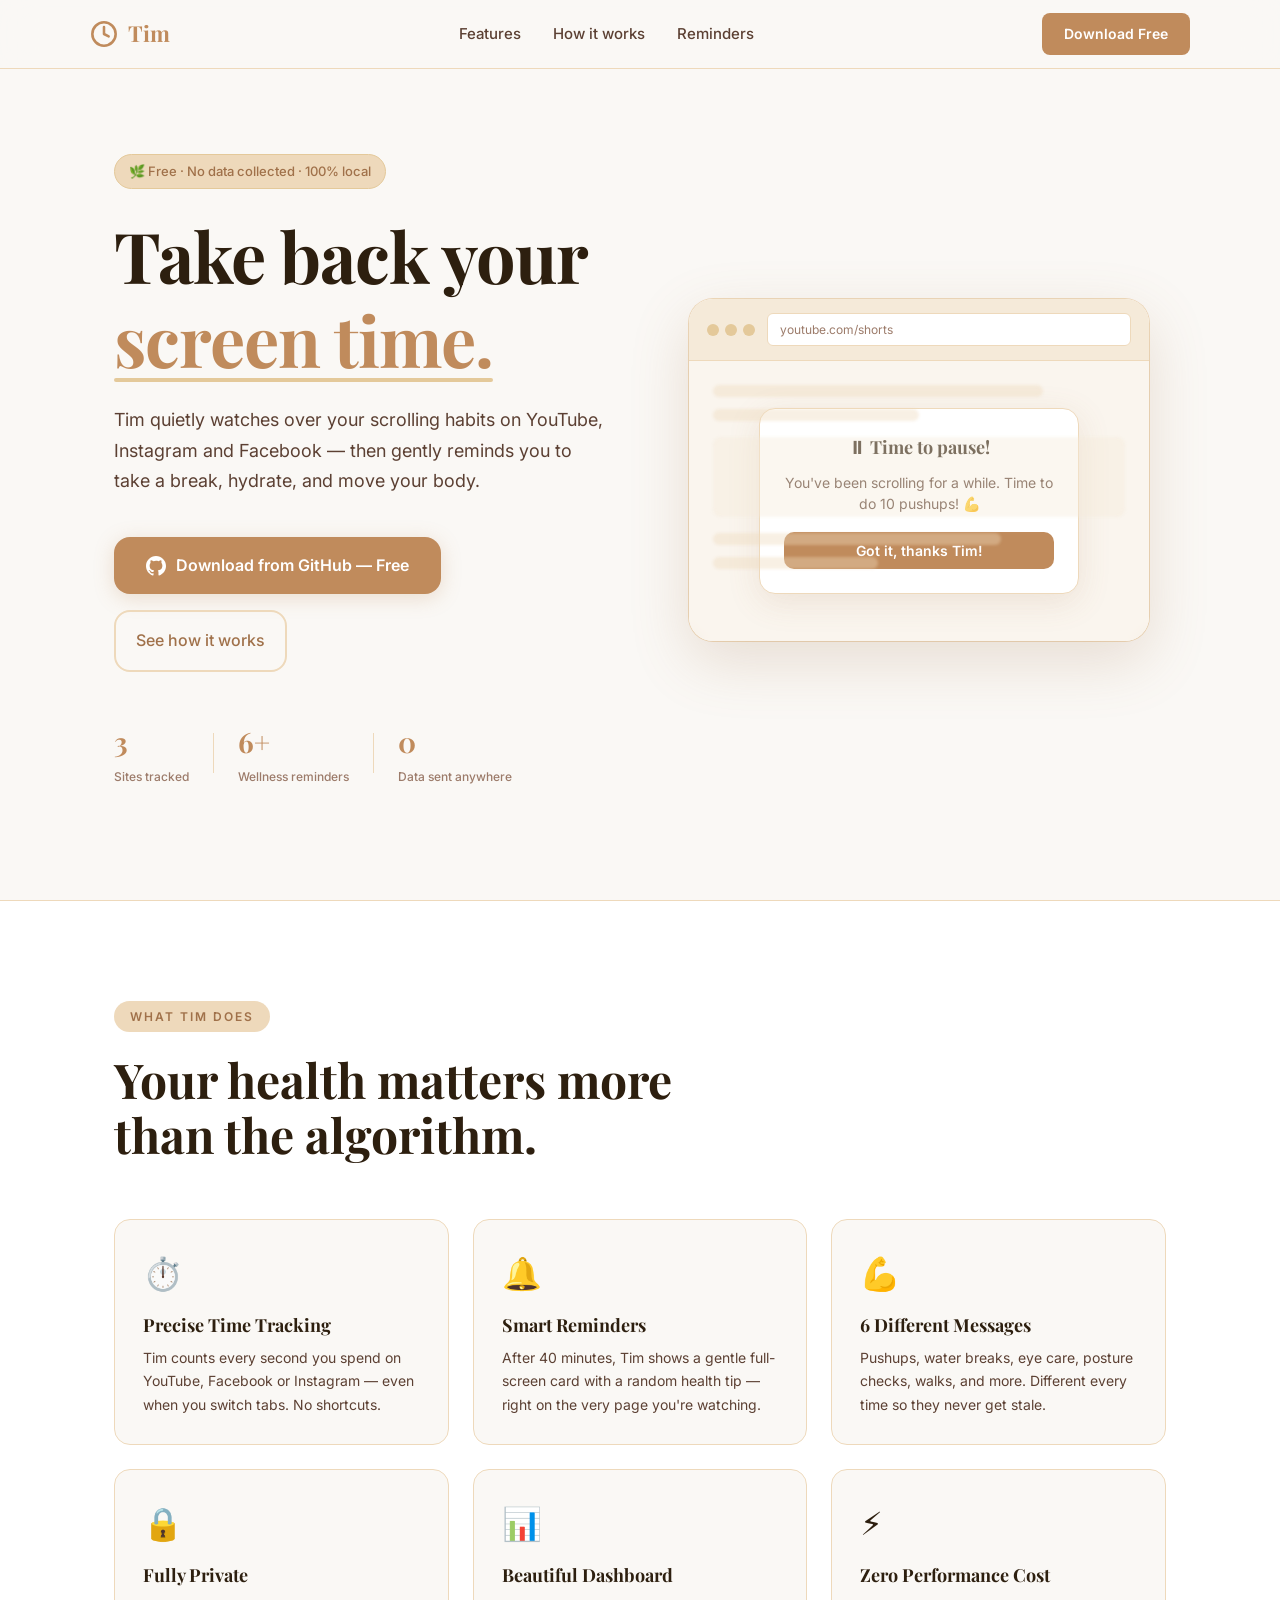
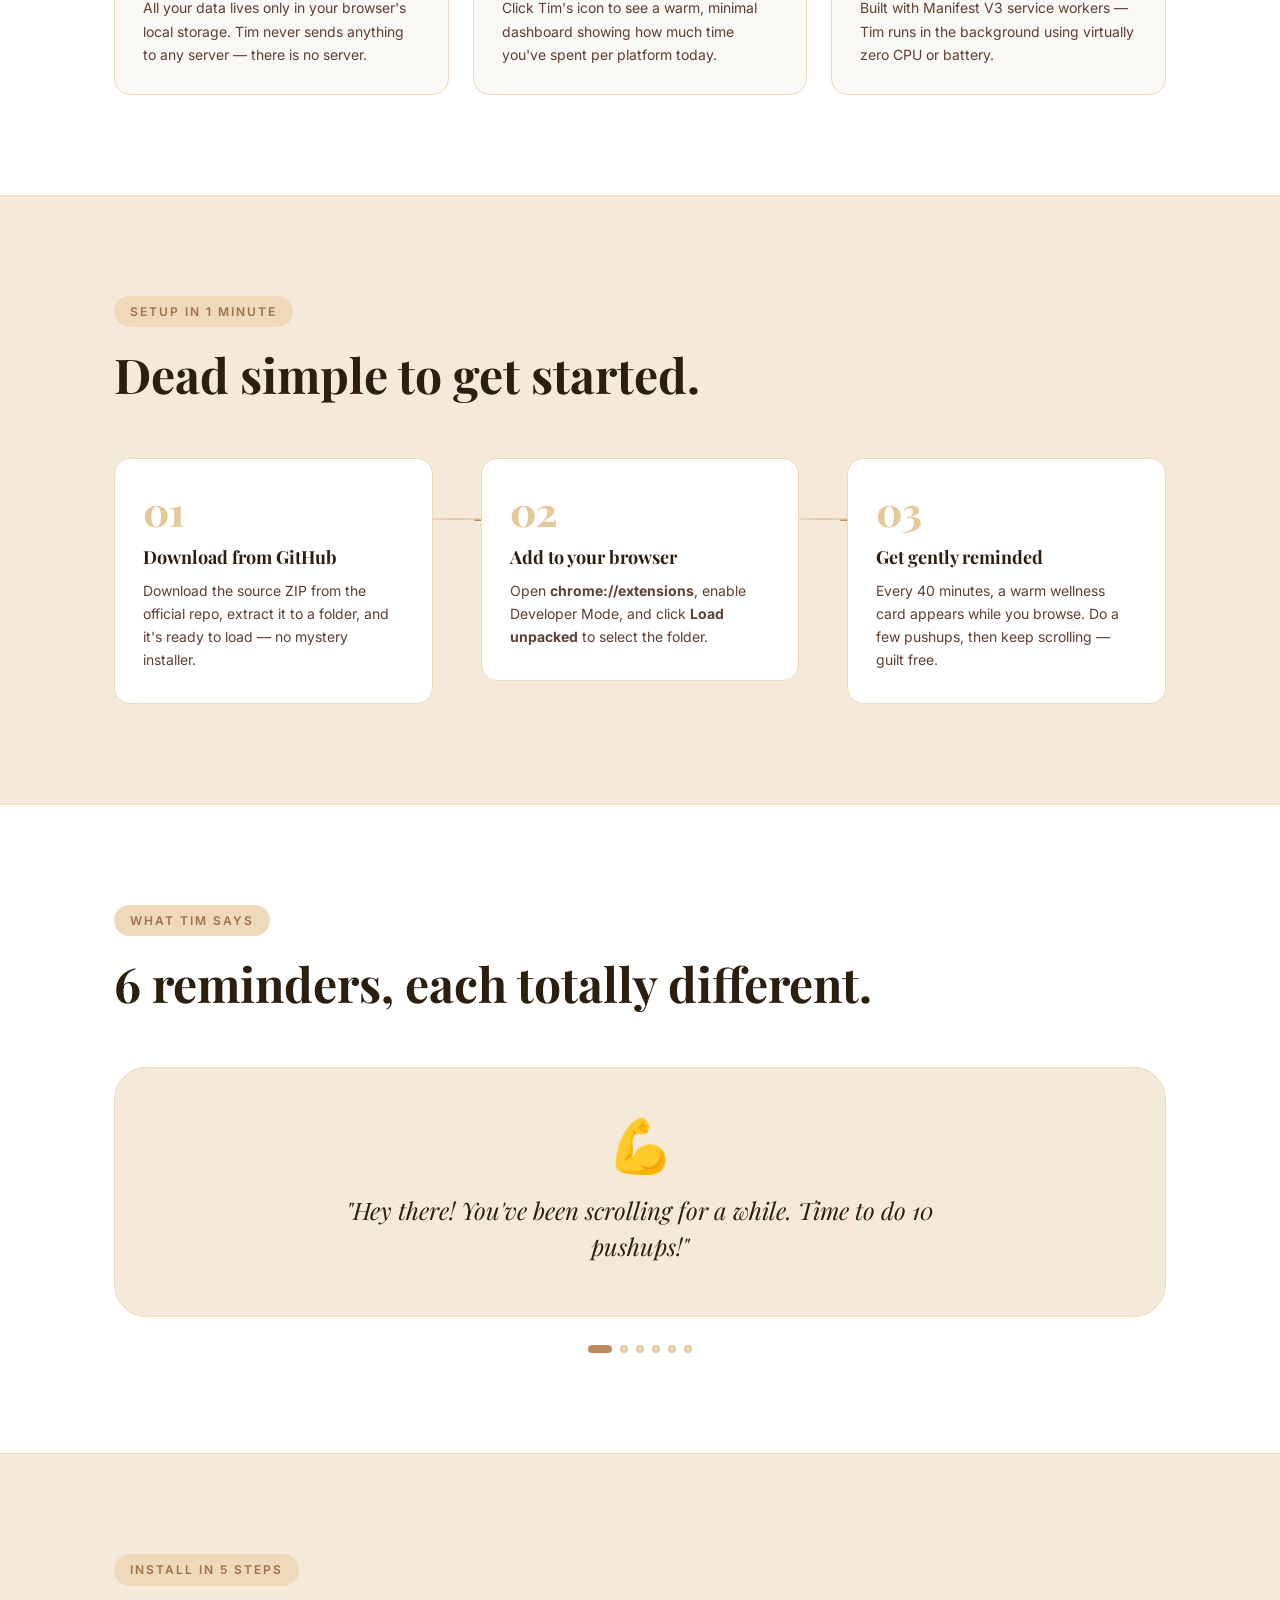
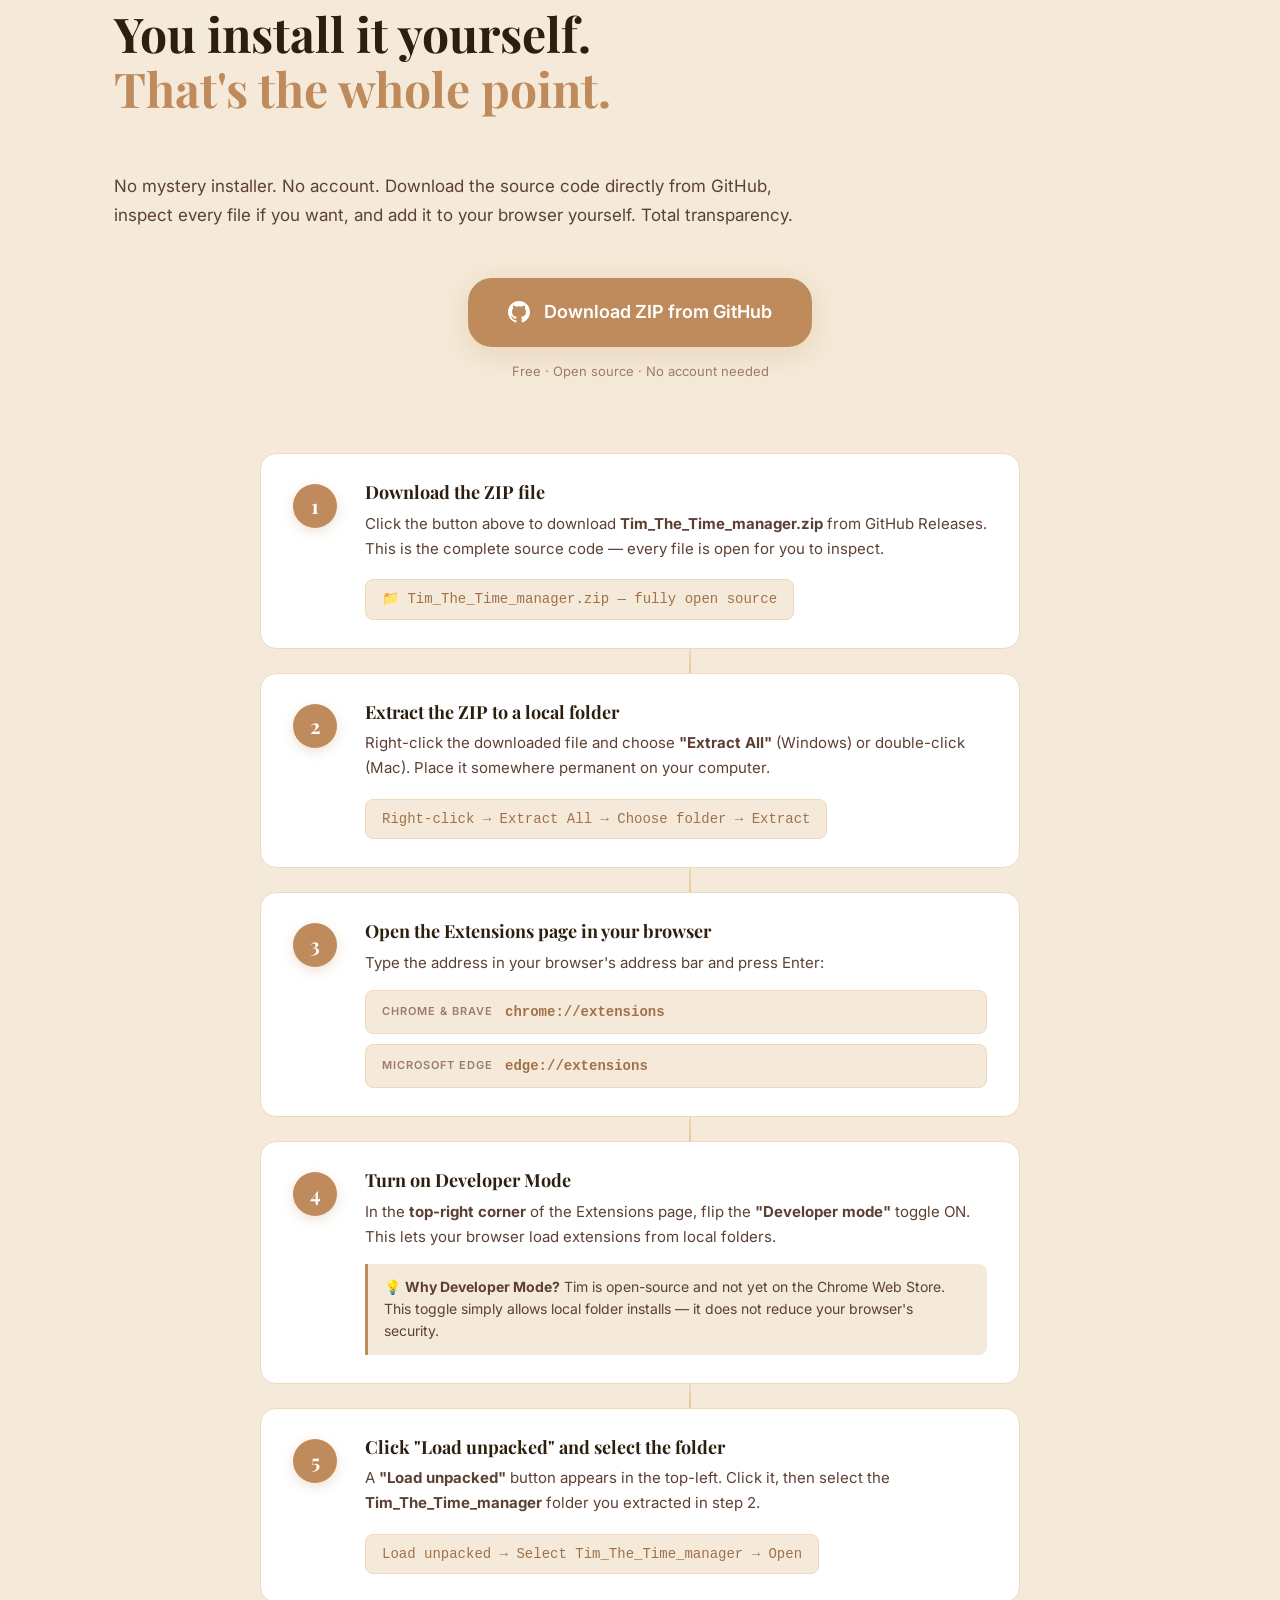
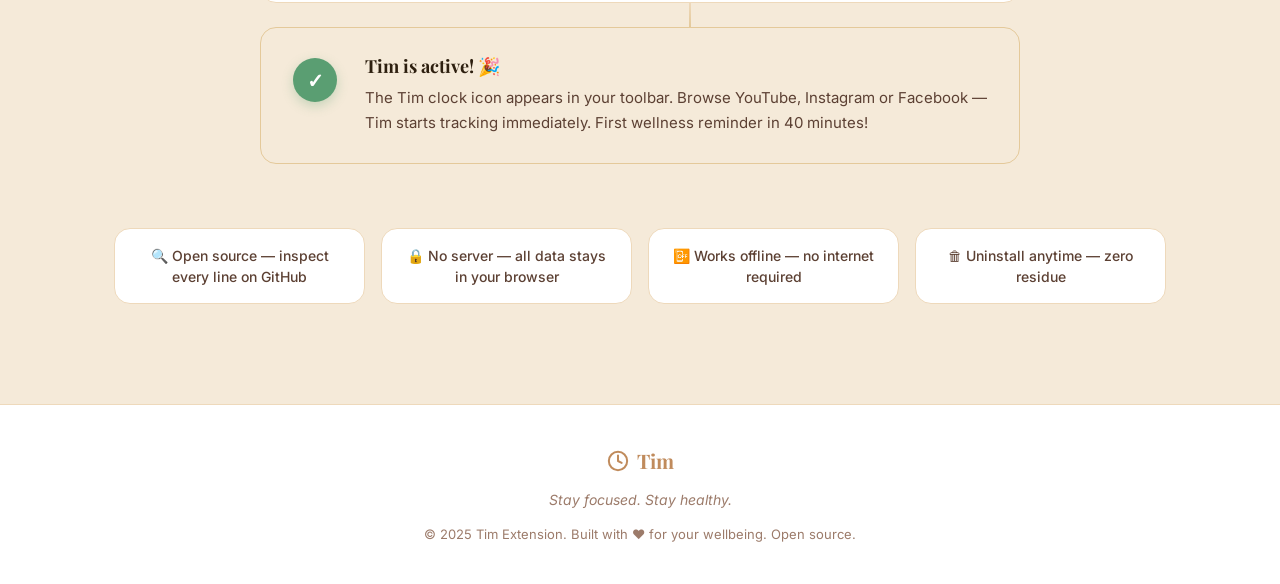
<file: landing/index.html>
<!DOCTYPE html>
<html lang="en">
<head>
  <meta charset="UTF-8" />
  <meta name="viewport" content="width=device-width, initial-scale=1.0" />
  <meta name="description" content="Tim - Your mindful browsing companion. Track time spent on YouTube, Instagram and Facebook. Get fitness reminders every 40 minutes." />
  <title>Tim – The Mindful Time Extension</title>
  <link rel="preconnect" href="https://fonts.googleapis.com">
  <link href="https://fonts.googleapis.com/css2?family=Playfair+Display:wght@600;700;800&family=Inter:wght@300;400;500;600&display=swap" rel="stylesheet">
  <link rel="stylesheet" href="style.css" />
</head>
<body>

  <!-- NAV -->
  <nav class="navbar" id="navbar">
    <div class="nav-inner">
      <a href="#" class="nav-logo">
        <svg width="28" height="28" viewBox="0 0 24 24" fill="none" stroke="currentColor" stroke-width="2.2" stroke-linecap="round" stroke-linejoin="round"><circle cx="12" cy="12" r="10"/><polyline points="12 6 12 12 16 14"/></svg>
        Tim
      </a>
      <ul class="nav-links">
        <li><a href="#features">Features</a></li>
        <li><a href="#how-it-works">How it works</a></li>
        <li><a href="#messages">Reminders</a></li>
      </ul>
      <a href="https://github.com/Aumnamaha/Tim_The_Time_manager/tree/main" class="btn-nav" target="_blank">Download Free</a>
    </div>
  </nav>

  <!-- HERO -->
  <section class="hero" id="hero">
    <div class="hero-content">
      <div class="hero-badge">🌿 Free · No data collected · 100% local</div>
      <h1 class="hero-title">
        Take back your<br>
        <span class="accent-text">screen time.</span>
      </h1>
      <p class="hero-subtitle">
        Tim quietly watches over your scrolling habits on YouTube, Instagram and Facebook —
        then gently reminds you to take a break, hydrate, and move your body.
      </p>
      <div class="hero-actions">
        <a href="https://github.com/Aumnamaha/Tim_The_Time_manager/tree/main" class="btn-primary" id="hero-download-btn" target="_blank">
          <svg width="20" height="20" viewBox="0 0 24 24" fill="currentColor"><path d="M12 0C5.37 0 0 5.37 0 12c0 5.3 3.44 9.8 8.2 11.38.6.1.82-.26.82-.57v-2c-3.34.72-4.04-1.61-4.04-1.61-.55-1.39-1.34-1.76-1.34-1.76-1.09-.75.08-.73.08-.73 1.2.08 1.84 1.23 1.84 1.23 1.07 1.84 2.81 1.31 3.5 1 .1-.78.42-1.31.76-1.61-2.67-.3-5.47-1.33-5.47-5.93 0-1.31.47-2.38 1.24-3.22-.14-.3-.54-1.52.1-3.18 0 0 1.01-.32 3.3 1.23a11.5 11.5 0 0 1 3-.4c1.02 0 2.04.13 3 .4 2.28-1.55 3.29-1.23 3.29-1.23.64 1.66.24 2.88.12 3.18.77.84 1.23 1.91 1.23 3.22 0 4.61-2.81 5.63-5.48 5.92.43.37.81 1.1.81 2.22v3.29c0 .32.21.69.82.57C20.56 21.8 24 17.3 24 12c0-6.63-5.37-12-12-12z"/></svg>
          Download from GitHub — Free
        </a>
        <a href="#how-it-works" class="btn-secondary">See how it works</a>
      </div>
      <div class="hero-social-proof">
        <div class="proof-item">
          <span class="proof-num">3</span>
          <span class="proof-label">Sites tracked</span>
        </div>
        <div class="proof-divider"></div>
        <div class="proof-item">
          <span class="proof-num">6+</span>
          <span class="proof-label">Wellness reminders</span>
        </div>
        <div class="proof-divider"></div>
        <div class="proof-item">
          <span class="proof-num">0</span>
          <span class="proof-label">Data sent anywhere</span>
        </div>
      </div>
    </div>
    <div class="hero-visual">
      <div class="browser-mockup">
        <div class="mockup-bar">
          <div class="mockup-dots">
            <span></span><span></span><span></span>
          </div>
          <div class="mockup-url">youtube.com/shorts</div>
        </div>
        <div class="mockup-screen">
          <div class="mockup-overlay">
            <div class="mockup-overlay-card">
              <p class="mockup-overlay-title">⏸ Time to pause!</p>
              <p class="mockup-overlay-msg">You've been scrolling for a while. Time to do 10 pushups! 💪</p>
              <button class="mockup-overlay-btn">Got it, thanks Tim!</button>
            </div>
          </div>
          <div class="mockup-content">
            <div class="mkc-bar w80"></div>
            <div class="mkc-bar w50"></div>
            <div class="mkc-thumb"></div>
            <div class="mkc-bar w70"></div>
            <div class="mkc-bar w40"></div>
          </div>
        </div>
      </div>
    </div>
  </section>

  <!-- FEATURES -->
  <section class="features" id="features">
    <div class="section-inner">
      <div class="section-label">What Tim does</div>
      <h2 class="section-title">Your health matters more<br>than the algorithm.</h2>
      <div class="features-grid">
        <div class="feature-card">
          <div class="feature-icon">⏱️</div>
          <h3>Precise Time Tracking</h3>
          <p>Tim counts every second you spend on YouTube, Facebook or Instagram — even when you switch tabs. No shortcuts.</p>
        </div>
        <div class="feature-card">
          <div class="feature-icon">🔔</div>
          <h3>Smart Reminders</h3>
          <p>After 40 minutes, Tim shows a gentle full-screen card with a random health tip — right on the very page you're watching.</p>
        </div>
        <div class="feature-card">
          <div class="feature-icon">💪</div>
          <h3>6 Different Messages</h3>
          <p>Pushups, water breaks, eye care, posture checks, walks, and more. Different every time so they never get stale.</p>
        </div>
        <div class="feature-card">
          <div class="feature-icon">🔒</div>
          <h3>Fully Private</h3>
          <p>All your data lives only in your browser's local storage. Tim never sends anything to any server — there is no server.</p>
        </div>
        <div class="feature-card">
          <div class="feature-icon">📊</div>
          <h3>Beautiful Dashboard</h3>
          <p>Click Tim's icon to see a warm, minimal dashboard showing how much time you've spent per platform today.</p>
        </div>
        <div class="feature-card">
          <div class="feature-icon">⚡</div>
          <h3>Zero Performance Cost</h3>
          <p>Built with Manifest V3 service workers — Tim runs in the background using virtually zero CPU or battery.</p>
        </div>
      </div>
    </div>
  </section>

  <!-- HOW IT WORKS -->
  <section class="how-it-works" id="how-it-works">
    <div class="section-inner">
      <div class="section-label">Setup in 1 minute</div>
      <h2 class="section-title">Dead simple to get started.</h2>
      <div class="steps-container">
        <div class="step">
          <div class="step-number">01</div>
          <div class="step-content">
            <h3>Download from GitHub</h3>
            <p>Download the source ZIP from the official repo, extract it to a folder, and it's ready to load — no mystery installer.</p>
          </div>
        </div>
        <div class="step-connector"></div>
        <div class="step">
          <div class="step-number">02</div>
          <div class="step-content">
            <h3>Add to your browser</h3>
            <p>Open <strong>chrome://extensions</strong>, enable Developer Mode, and click <strong>Load unpacked</strong> to select the folder.</p>
          </div>
        </div>
        <div class="step-connector"></div>
        <div class="step">
          <div class="step-number">03</div>
          <div class="step-content">
            <h3>Get gently reminded</h3>
            <p>Every 40 minutes, a warm wellness card appears while you browse. Do a few pushups, then keep scrolling — guilt free.</p>
          </div>
        </div>
      </div>
    </div>
  </section>

  <!-- MESSAGES SHOWCASE -->
  <section class="messages-section" id="messages">
    <div class="section-inner">
      <div class="section-label">What Tim says</div>
      <h2 class="section-title">6 reminders, each totally different.</h2>
      <!-- Single message slot — JS populates and animates this -->
      <div class="messages-ticker" id="messages-ticker">
        <span class="msg-icon" id="msg-icon">💪</span>
        <p class="msg-text" id="msg-text">"Hey there! You've been scrolling for a while. Time to do 10 pushups!"</p>
      </div>
      <div class="ticker-dots" id="ticker-dots">
        <span class="ticker-dot active" data-index="0"></span>
        <span class="ticker-dot" data-index="1"></span>
        <span class="ticker-dot" data-index="2"></span>
        <span class="ticker-dot" data-index="3"></span>
        <span class="ticker-dot" data-index="4"></span>
        <span class="ticker-dot" data-index="5"></span>
      </div>
    </div>
  </section>

  <!-- INSTALL GUIDE -->
  <section class="download-section" id="download">
    <div class="section-inner">
      <div class="section-label">Install in 5 steps</div>
      <h2 class="section-title">You install it yourself.<br><span style="color:var(--sandal)">That's the whole point.</span></h2>
      <p class="install-subtitle">No mystery installer. No account. Download the source code directly from GitHub, inspect every file if you want, and add it to your browser yourself. Total transparency.</p>

      <div class="install-cta">
        <a href="https://github.com/Aumnamaha/Tim_The_Time_manager/tree/main"
           id="download-zip-btn" class="btn-primary btn-xl" target="_blank">
          <svg width="22" height="22" viewBox="0 0 24 24" fill="currentColor"><path d="M12 0C5.37 0 0 5.37 0 12c0 5.3 3.44 9.8 8.2 11.38.6.1.82-.26.82-.57v-2c-3.34.72-4.04-1.61-4.04-1.61-.55-1.39-1.34-1.76-1.34-1.76-1.09-.75.08-.73.08-.73 1.2.08 1.84 1.23 1.84 1.23 1.07 1.84 2.81 1.31 3.5 1 .1-.78.42-1.31.76-1.61-2.67-.3-5.47-1.33-5.47-5.93 0-1.31.47-2.38 1.24-3.22-.14-.3-.54-1.52.1-3.18 0 0 1.01-.32 3.3 1.23a11.5 11.5 0 0 1 3-.4c1.02 0 2.04.13 3 .4 2.28-1.55 3.29-1.23 3.29-1.23.64 1.66.24 2.88.12 3.18.77.84 1.23 1.91 1.23 3.22 0 4.61-2.81 5.63-5.48 5.92.43.37.81 1.1.81 2.22v3.29c0 .32.21.69.82.57C20.56 21.8 24 17.3 24 12c0-6.63-5.37-12-12-12z"/></svg>
          Download ZIP from GitHub
        </a>
        <p class="install-cta-note">Free &middot; Open source &middot; No account needed</p>
      </div>

      <div class="install-steps">

        <div class="install-step">
          <div class="install-step-num">1</div>
          <div class="install-step-body">
            <h3>Download the ZIP file</h3>
            <p>Click the button above to download <strong>Tim_The_Time_manager.zip</strong> from GitHub Releases. This is the complete source code — every file is open for you to inspect.</p>
            <div class="install-code">&#128193; Tim_The_Time_manager.zip — fully open source</div>
          </div>
        </div>

        <div class="install-step-line"></div>

        <div class="install-step">
          <div class="install-step-num">2</div>
          <div class="install-step-body">
            <h3>Extract the ZIP to a local folder</h3>
            <p>Right-click the downloaded file and choose <strong>"Extract All"</strong> (Windows) or double-click (Mac). Place it somewhere permanent on your computer.</p>
            <div class="install-code">Right-click &rarr; Extract All &rarr; Choose folder &rarr; Extract</div>
          </div>
        </div>

        <div class="install-step-line"></div>

        <div class="install-step">
          <div class="install-step-num">3</div>
          <div class="install-step-body">
            <h3>Open the Extensions page in your browser</h3>
            <p>Type the address in your browser's address bar and press Enter:</p>
            <div class="install-code-block">
              <span class="code-label">Chrome &amp; Brave</span>
              <code>chrome://extensions</code>
            </div>
            <div class="install-code-block">
              <span class="code-label">Microsoft Edge</span>
              <code>edge://extensions</code>
            </div>
          </div>
        </div>

        <div class="install-step-line"></div>

        <div class="install-step">
          <div class="install-step-num">4</div>
          <div class="install-step-body">
            <h3>Turn on Developer Mode</h3>
            <p>In the <strong>top-right corner</strong> of the Extensions page, flip the <strong>"Developer mode"</strong> toggle ON. This lets your browser load extensions from local folders.</p>
            <div class="install-tip">&#128161; <strong>Why Developer Mode?</strong> Tim is open-source and not yet on the Chrome Web Store. This toggle simply allows local folder installs &mdash; it does not reduce your browser's security.</div>
          </div>
        </div>

        <div class="install-step-line"></div>

        <div class="install-step">
          <div class="install-step-num">5</div>
          <div class="install-step-body">
            <h3>Click "Load unpacked" and select the folder</h3>
            <p>A <strong>"Load unpacked"</strong> button appears in the top-left. Click it, then select the <strong>Tim_The_Time_manager</strong> folder you extracted in step 2.</p>
            <div class="install-code">Load unpacked &rarr; Select Tim_The_Time_manager &rarr; Open</div>
          </div>
        </div>

        <div class="install-step-line"></div>

        <div class="install-step install-step--success">
          <div class="install-step-num install-step-num--done">&#10003;</div>
          <div class="install-step-body">
            <h3>Tim is active! &#127881;</h3>
            <p>The Tim clock icon appears in your toolbar. Browse YouTube, Instagram or Facebook — Tim starts tracking immediately. First wellness reminder in 40 minutes!</p>
          </div>
        </div>

      </div>

      <div class="trust-badges">
        <div class="trust-badge">&#128269; Open source &mdash; inspect every line on GitHub</div>
        <div class="trust-badge">&#128274; No server &mdash; all data stays in your browser</div>
        <div class="trust-badge">&#128244; Works offline &mdash; no internet required</div>
        <div class="trust-badge">&#128465; Uninstall anytime &mdash; zero residue</div>
      </div>

    </div>
  </section>



  <!-- FOOTER -->
  <footer class="footer">
    <div class="footer-inner">
      <div class="footer-logo">
        <svg width="22" height="22" viewBox="0 0 24 24" fill="none" stroke="currentColor" stroke-width="2.2" stroke-linecap="round" stroke-linejoin="round"><circle cx="12" cy="12" r="10"/><polyline points="12 6 12 12 16 14"/></svg>
        Tim
      </div>
      <p class="footer-tagline">Stay focused. Stay healthy.</p>
      <p class="footer-copy">© 2025 Tim Extension. Built with ❤️ for your wellbeing. Open source.</p>
    </div>
  </footer>

  <script src="script.js"></script>
</body>
</html>
</file>
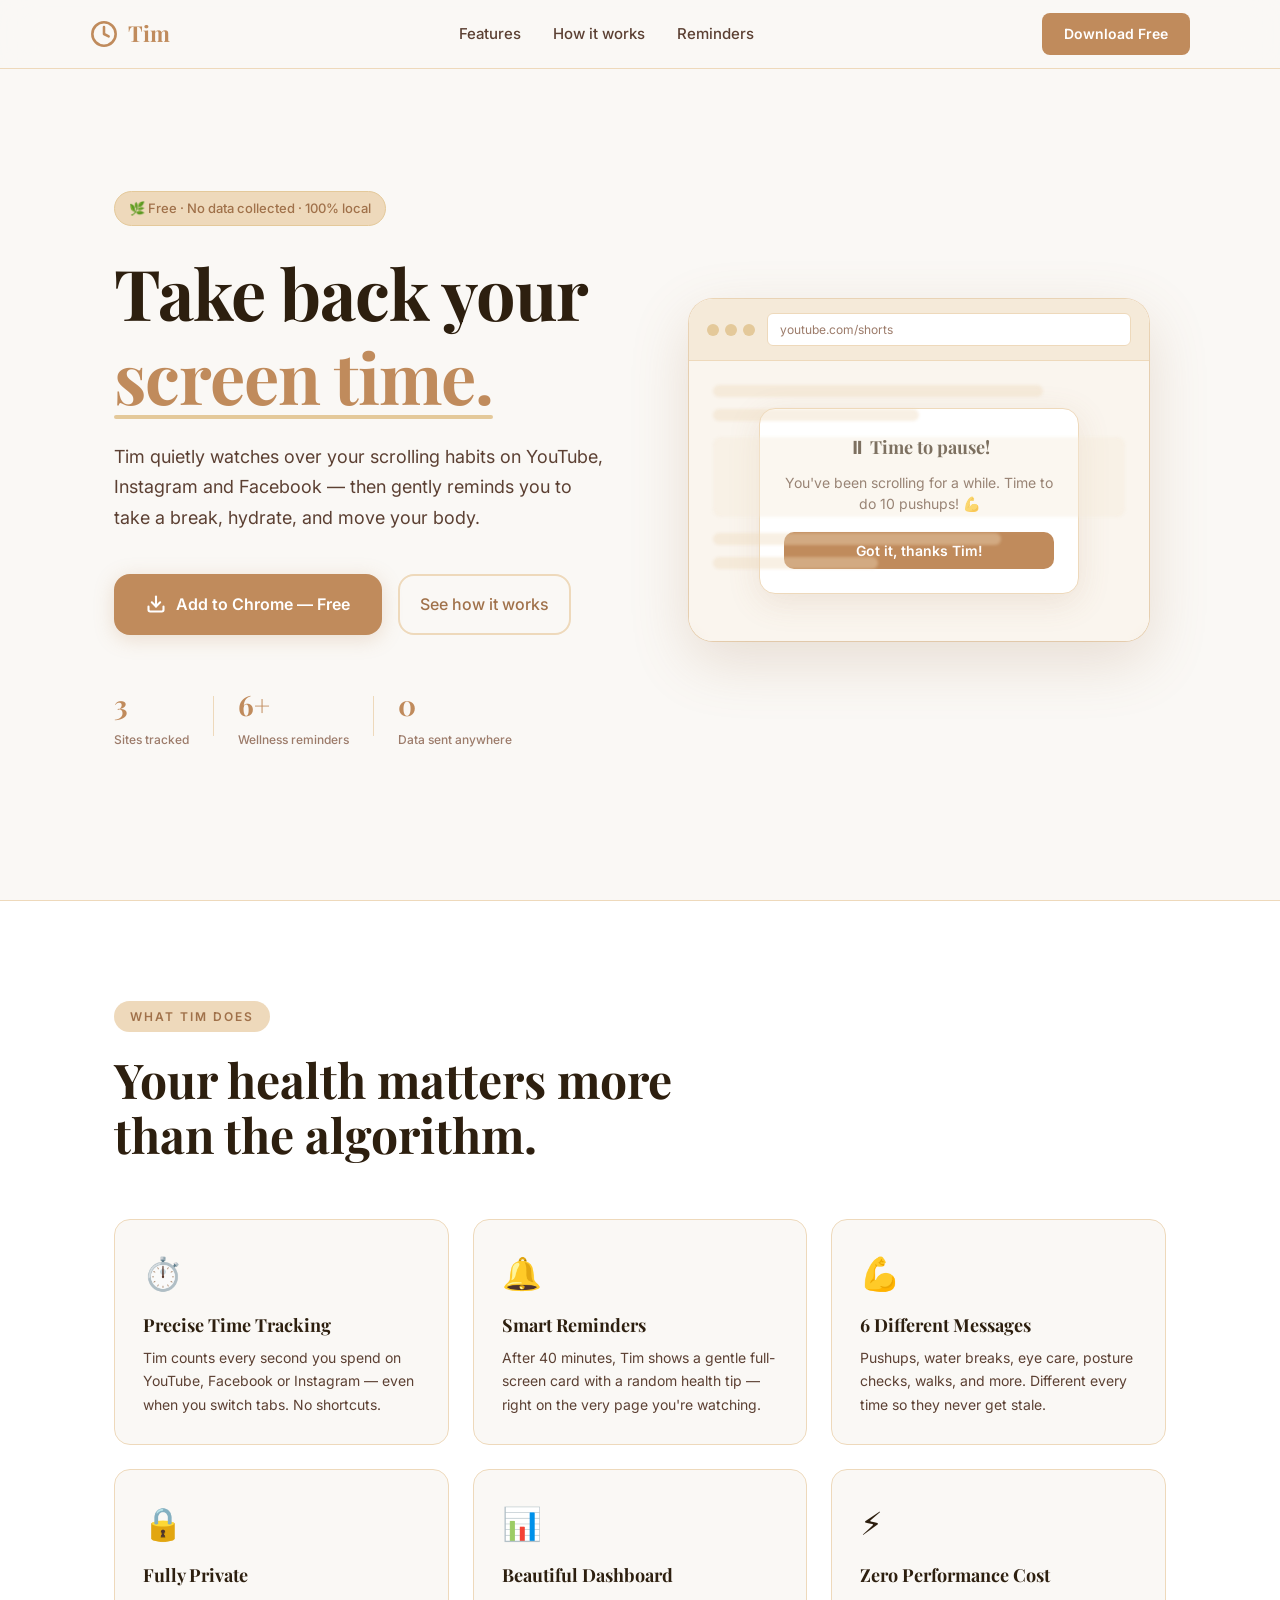
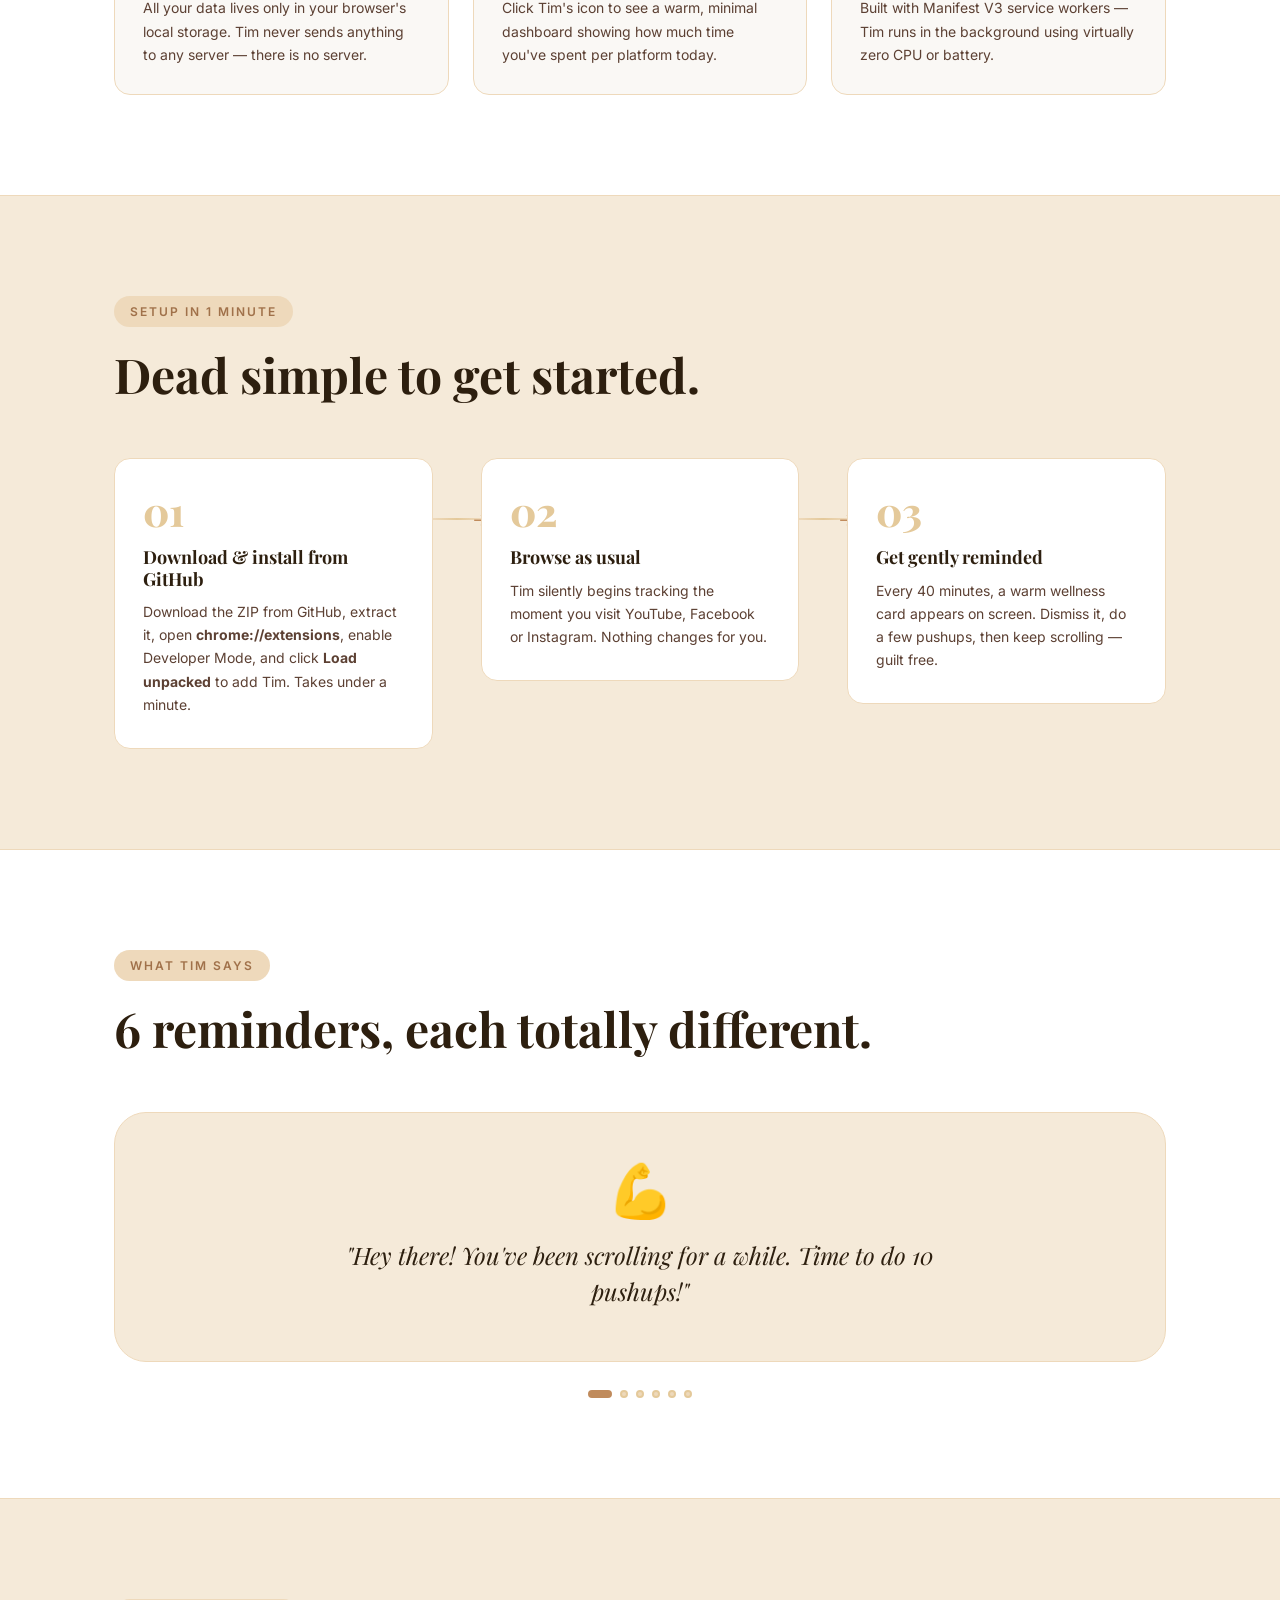
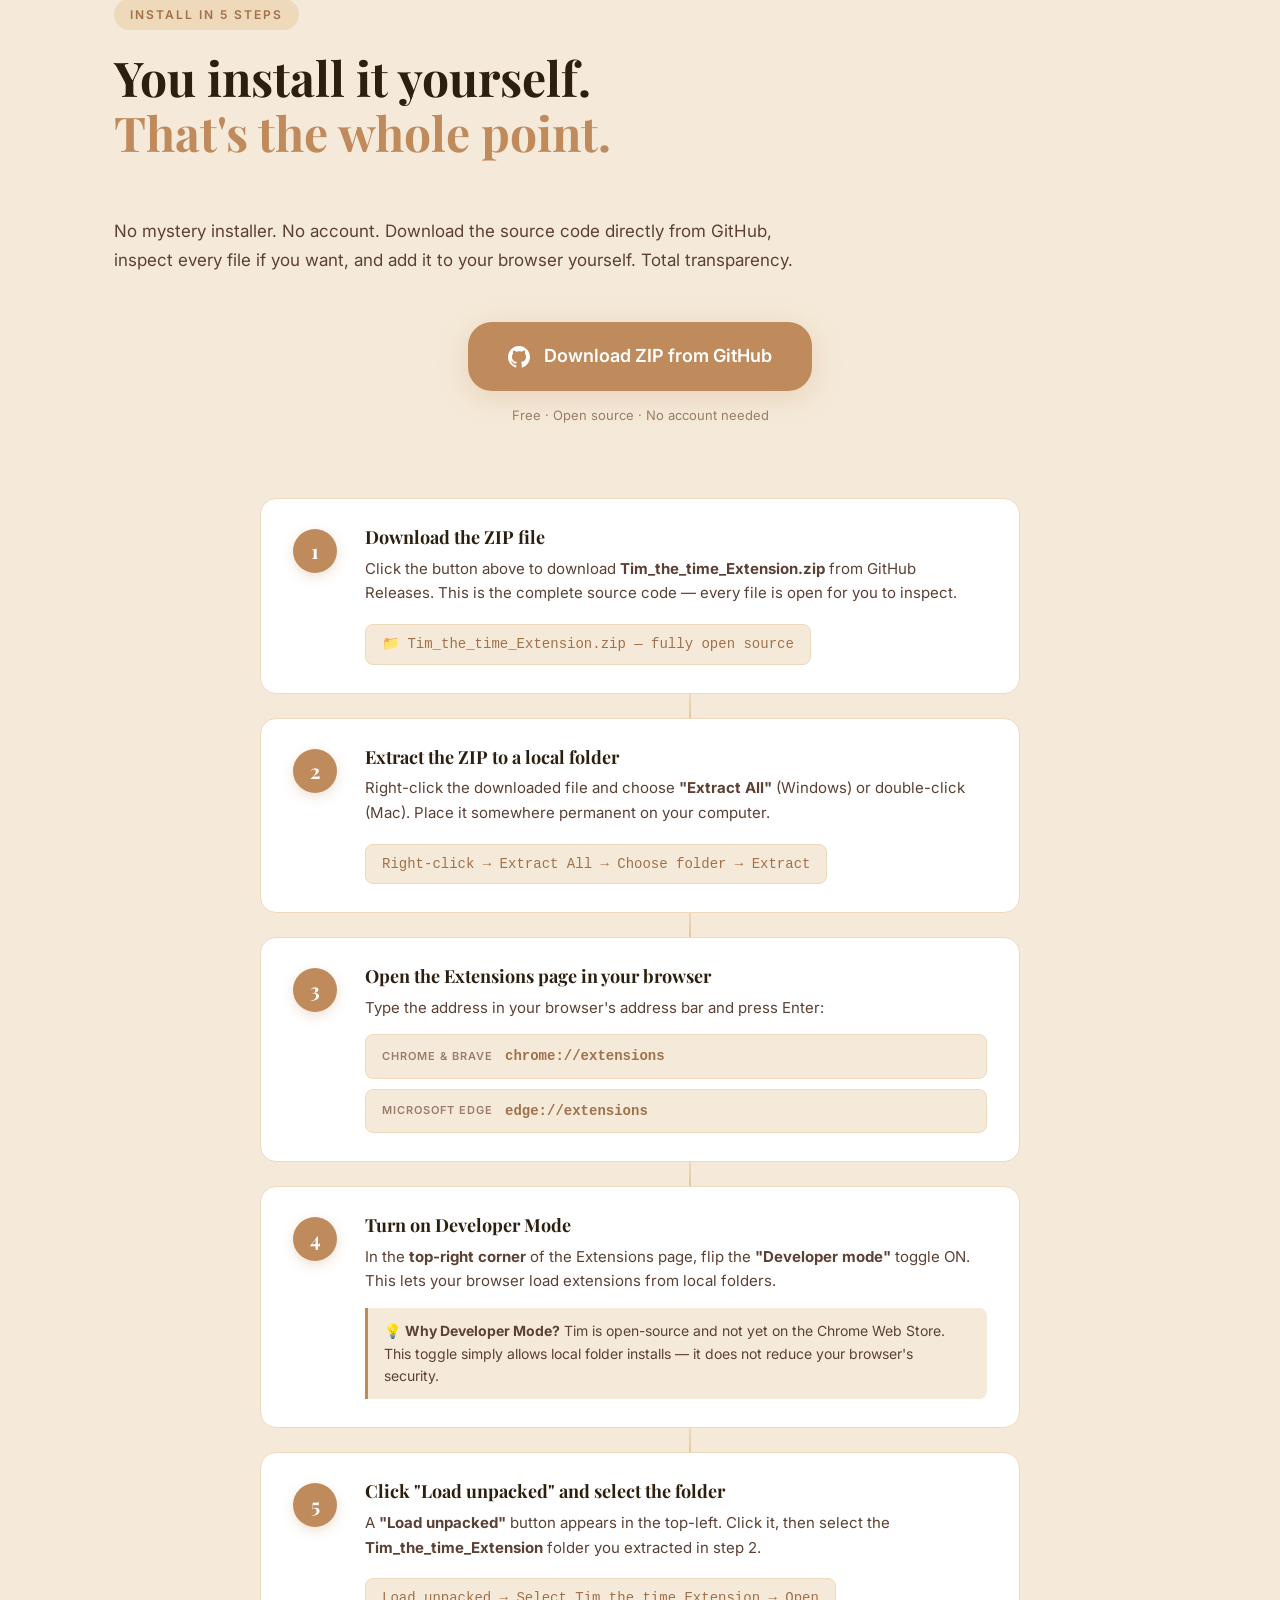
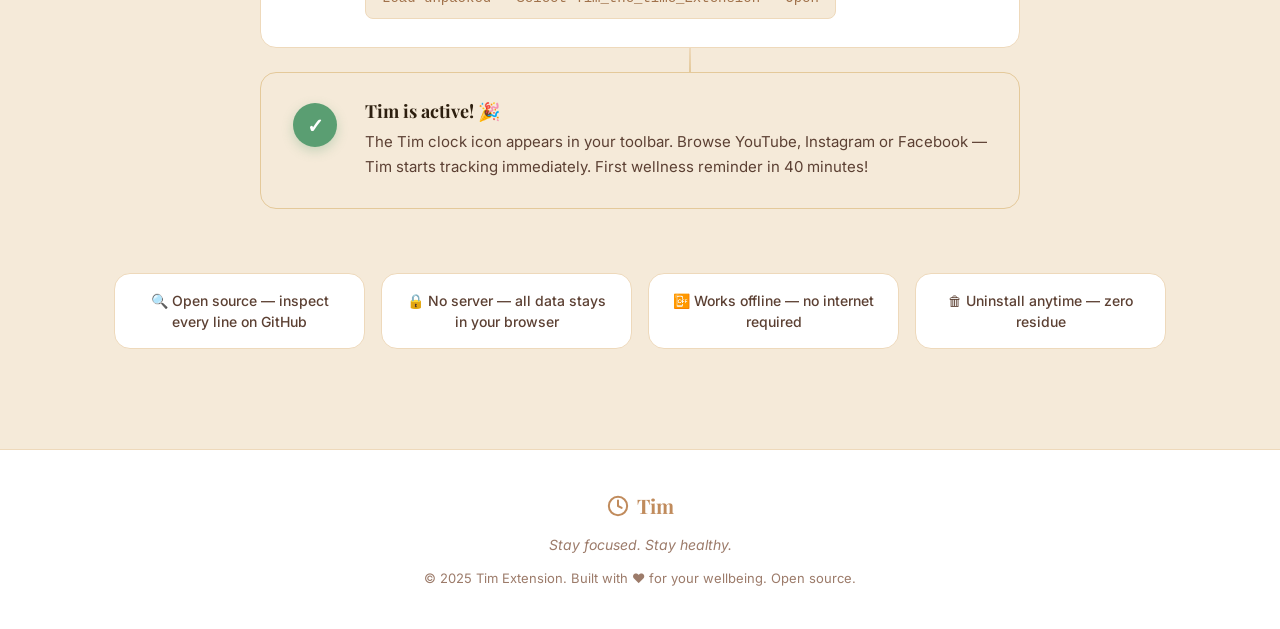
<file: Tim_the_time_Extension/landing/index.html>
<!DOCTYPE html>
<html lang="en">
<head>
  <meta charset="UTF-8" />
  <meta name="viewport" content="width=device-width, initial-scale=1.0" />
  <meta name="description" content="Tim - Your mindful browsing companion. Track time spent on YouTube, Instagram and Facebook. Get fitness reminders every 40 minutes." />
  <title>Tim – The Mindful Time Extension</title>
  <link rel="preconnect" href="https://fonts.googleapis.com">
  <link href="https://fonts.googleapis.com/css2?family=Playfair+Display:wght@600;700;800&family=Inter:wght@300;400;500;600&display=swap" rel="stylesheet">
  <link rel="stylesheet" href="style.css" />
</head>
<body>

  <!-- NAV -->
  <nav class="navbar" id="navbar">
    <div class="nav-inner">
      <a href="#" class="nav-logo">
        <svg width="28" height="28" viewBox="0 0 24 24" fill="none" stroke="currentColor" stroke-width="2.2" stroke-linecap="round" stroke-linejoin="round"><circle cx="12" cy="12" r="10"/><polyline points="12 6 12 12 16 14"/></svg>
        Tim
      </a>
      <ul class="nav-links">
        <li><a href="#features">Features</a></li>
        <li><a href="#how-it-works">How it works</a></li>
        <li><a href="#messages">Reminders</a></li>
      </ul>
      <a href="#download" class="btn-nav">Download Free</a>
    </div>
  </nav>

  <!-- HERO -->
  <section class="hero" id="hero">
    <div class="hero-content">
      <div class="hero-badge">🌿 Free · No data collected · 100% local</div>
      <h1 class="hero-title">
        Take back your<br>
        <span class="accent-text">screen time.</span>
      </h1>
      <p class="hero-subtitle">
        Tim quietly watches over your scrolling habits on YouTube, Instagram and Facebook —
        then gently reminds you to take a break, hydrate, and move your body.
      </p>
      <div class="hero-actions">
        <a href="#download" class="btn-primary" id="hero-download-btn">
          <svg width="20" height="20" viewBox="0 0 24 24" fill="none" stroke="currentColor" stroke-width="2.5" stroke-linecap="round" stroke-linejoin="round"><path d="M21 15v4a2 2 0 0 1-2 2H5a2 2 0 0 1-2-2v-4"/><polyline points="7 10 12 15 17 10"/><line x1="12" y1="15" x2="12" y2="3"/></svg>
          Add to Chrome — Free
        </a>
        <a href="#how-it-works" class="btn-secondary">See how it works</a>
      </div>
      <div class="hero-social-proof">
        <div class="proof-item">
          <span class="proof-num">3</span>
          <span class="proof-label">Sites tracked</span>
        </div>
        <div class="proof-divider"></div>
        <div class="proof-item">
          <span class="proof-num">6+</span>
          <span class="proof-label">Wellness reminders</span>
        </div>
        <div class="proof-divider"></div>
        <div class="proof-item">
          <span class="proof-num">0</span>
          <span class="proof-label">Data sent anywhere</span>
        </div>
      </div>
    </div>
    <div class="hero-visual">
      <div class="browser-mockup">
        <div class="mockup-bar">
          <div class="mockup-dots">
            <span></span><span></span><span></span>
          </div>
          <div class="mockup-url">youtube.com/shorts</div>
        </div>
        <div class="mockup-screen">
          <div class="mockup-overlay">
            <div class="mockup-overlay-card">
              <p class="mockup-overlay-title">⏸ Time to pause!</p>
              <p class="mockup-overlay-msg">You've been scrolling for a while. Time to do 10 pushups! 💪</p>
              <button class="mockup-overlay-btn">Got it, thanks Tim!</button>
            </div>
          </div>
          <div class="mockup-content">
            <div class="mkc-bar w80"></div>
            <div class="mkc-bar w50"></div>
            <div class="mkc-thumb"></div>
            <div class="mkc-bar w70"></div>
            <div class="mkc-bar w40"></div>
          </div>
        </div>
      </div>
    </div>
  </section>

  <!-- FEATURES -->
  <section class="features" id="features">
    <div class="section-inner">
      <div class="section-label">What Tim does</div>
      <h2 class="section-title">Your health matters more<br>than the algorithm.</h2>
      <div class="features-grid">
        <div class="feature-card">
          <div class="feature-icon">⏱️</div>
          <h3>Precise Time Tracking</h3>
          <p>Tim counts every second you spend on YouTube, Facebook or Instagram — even when you switch tabs. No shortcuts.</p>
        </div>
        <div class="feature-card">
          <div class="feature-icon">🔔</div>
          <h3>Smart Reminders</h3>
          <p>After 40 minutes, Tim shows a gentle full-screen card with a random health tip — right on the very page you're watching.</p>
        </div>
        <div class="feature-card">
          <div class="feature-icon">💪</div>
          <h3>6 Different Messages</h3>
          <p>Pushups, water breaks, eye care, posture checks, walks, and more. Different every time so they never get stale.</p>
        </div>
        <div class="feature-card">
          <div class="feature-icon">🔒</div>
          <h3>Fully Private</h3>
          <p>All your data lives only in your browser's local storage. Tim never sends anything to any server — there is no server.</p>
        </div>
        <div class="feature-card">
          <div class="feature-icon">📊</div>
          <h3>Beautiful Dashboard</h3>
          <p>Click Tim's icon to see a warm, minimal dashboard showing how much time you've spent per platform today.</p>
        </div>
        <div class="feature-card">
          <div class="feature-icon">⚡</div>
          <h3>Zero Performance Cost</h3>
          <p>Built with Manifest V3 service workers — Tim runs in the background using virtually zero CPU or battery.</p>
        </div>
      </div>
    </div>
  </section>

  <!-- HOW IT WORKS -->
  <section class="how-it-works" id="how-it-works">
    <div class="section-inner">
      <div class="section-label">Setup in 1 minute</div>
      <h2 class="section-title">Dead simple to get started.</h2>
      <div class="steps-container">
        <div class="step">
          <div class="step-number">01</div>
          <div class="step-content">
            <h3>Download &amp; install from GitHub</h3>
            <p>Download the ZIP from GitHub, extract it, open <strong>chrome://extensions</strong>, enable Developer Mode, and click <strong>Load unpacked</strong> to add Tim. Takes under a minute.</p>
          </div>
        </div>
        <div class="step-connector"></div>
        <div class="step">
          <div class="step-number">02</div>
          <div class="step-content">
            <h3>Browse as usual</h3>
            <p>Tim silently begins tracking the moment you visit YouTube, Facebook or Instagram. Nothing changes for you.</p>
          </div>
        </div>
        <div class="step-connector"></div>
        <div class="step">
          <div class="step-number">03</div>
          <div class="step-content">
            <h3>Get gently reminded</h3>
            <p>Every 40 minutes, a warm wellness card appears on screen. Dismiss it, do a few pushups, then keep scrolling — guilt free.</p>
          </div>
        </div>
      </div>
    </div>
  </section>

  <!-- MESSAGES SHOWCASE -->
  <section class="messages-section" id="messages">
    <div class="section-inner">
      <div class="section-label">What Tim says</div>
      <h2 class="section-title">6 reminders, each totally different.</h2>
      <!-- Single message slot — JS populates and animates this -->
      <div class="messages-ticker" id="messages-ticker">
        <span class="msg-icon" id="msg-icon">💪</span>
        <p class="msg-text" id="msg-text">"Hey there! You've been scrolling for a while. Time to do 10 pushups!"</p>
      </div>
      <div class="ticker-dots" id="ticker-dots">
        <span class="ticker-dot active" data-index="0"></span>
        <span class="ticker-dot" data-index="1"></span>
        <span class="ticker-dot" data-index="2"></span>
        <span class="ticker-dot" data-index="3"></span>
        <span class="ticker-dot" data-index="4"></span>
        <span class="ticker-dot" data-index="5"></span>
      </div>
    </div>
  </section>

  <!-- INSTALL GUIDE -->
  <section class="download-section" id="download">
    <div class="section-inner">
      <div class="section-label">Install in 5 steps</div>
      <h2 class="section-title">You install it yourself.<br><span style="color:var(--sandal)">That's the whole point.</span></h2>
      <p class="install-subtitle">No mystery installer. No account. Download the source code directly from GitHub, inspect every file if you want, and add it to your browser yourself. Total transparency.</p>

      <div class="install-cta">
        <a href="https://github.com/your-username/Tim_the_time_Extension/releases/latest/download/Tim_the_time_Extension.zip"
           id="download-zip-btn" class="btn-primary btn-xl" target="_blank">
          <svg width="22" height="22" viewBox="0 0 24 24" fill="currentColor"><path d="M12 0C5.37 0 0 5.37 0 12c0 5.3 3.44 9.8 8.2 11.38.6.1.82-.26.82-.57v-2c-3.34.72-4.04-1.61-4.04-1.61-.55-1.39-1.34-1.76-1.34-1.76-1.09-.75.08-.73.08-.73 1.2.08 1.84 1.23 1.84 1.23 1.07 1.84 2.81 1.31 3.5 1 .1-.78.42-1.31.76-1.61-2.67-.3-5.47-1.33-5.47-5.93 0-1.31.47-2.38 1.24-3.22-.14-.3-.54-1.52.1-3.18 0 0 1.01-.32 3.3 1.23a11.5 11.5 0 0 1 3-.4c1.02 0 2.04.13 3 .4 2.28-1.55 3.29-1.23 3.29-1.23.64 1.66.24 2.88.12 3.18.77.84 1.23 1.91 1.23 3.22 0 4.61-2.81 5.63-5.48 5.92.43.37.81 1.1.81 2.22v3.29c0 .32.21.69.82.57C20.56 21.8 24 17.3 24 12c0-6.63-5.37-12-12-12z"/></svg>
          Download ZIP from GitHub
        </a>
        <p class="install-cta-note">Free &middot; Open source &middot; No account needed</p>
      </div>

      <div class="install-steps">

        <div class="install-step">
          <div class="install-step-num">1</div>
          <div class="install-step-body">
            <h3>Download the ZIP file</h3>
            <p>Click the button above to download <strong>Tim_the_time_Extension.zip</strong> from GitHub Releases. This is the complete source code — every file is open for you to inspect.</p>
            <div class="install-code">&#128193; Tim_the_time_Extension.zip — fully open source</div>
          </div>
        </div>

        <div class="install-step-line"></div>

        <div class="install-step">
          <div class="install-step-num">2</div>
          <div class="install-step-body">
            <h3>Extract the ZIP to a local folder</h3>
            <p>Right-click the downloaded file and choose <strong>"Extract All"</strong> (Windows) or double-click (Mac). Place it somewhere permanent on your computer.</p>
            <div class="install-code">Right-click &rarr; Extract All &rarr; Choose folder &rarr; Extract</div>
          </div>
        </div>

        <div class="install-step-line"></div>

        <div class="install-step">
          <div class="install-step-num">3</div>
          <div class="install-step-body">
            <h3>Open the Extensions page in your browser</h3>
            <p>Type the address in your browser's address bar and press Enter:</p>
            <div class="install-code-block">
              <span class="code-label">Chrome &amp; Brave</span>
              <code>chrome://extensions</code>
            </div>
            <div class="install-code-block">
              <span class="code-label">Microsoft Edge</span>
              <code>edge://extensions</code>
            </div>
          </div>
        </div>

        <div class="install-step-line"></div>

        <div class="install-step">
          <div class="install-step-num">4</div>
          <div class="install-step-body">
            <h3>Turn on Developer Mode</h3>
            <p>In the <strong>top-right corner</strong> of the Extensions page, flip the <strong>"Developer mode"</strong> toggle ON. This lets your browser load extensions from local folders.</p>
            <div class="install-tip">&#128161; <strong>Why Developer Mode?</strong> Tim is open-source and not yet on the Chrome Web Store. This toggle simply allows local folder installs &mdash; it does not reduce your browser's security.</div>
          </div>
        </div>

        <div class="install-step-line"></div>

        <div class="install-step">
          <div class="install-step-num">5</div>
          <div class="install-step-body">
            <h3>Click "Load unpacked" and select the folder</h3>
            <p>A <strong>"Load unpacked"</strong> button appears in the top-left. Click it, then select the <strong>Tim_the_time_Extension</strong> folder you extracted in step 2.</p>
            <div class="install-code">Load unpacked &rarr; Select Tim_the_time_Extension &rarr; Open</div>
          </div>
        </div>

        <div class="install-step-line"></div>

        <div class="install-step install-step--success">
          <div class="install-step-num install-step-num--done">&#10003;</div>
          <div class="install-step-body">
            <h3>Tim is active! &#127881;</h3>
            <p>The Tim clock icon appears in your toolbar. Browse YouTube, Instagram or Facebook — Tim starts tracking immediately. First wellness reminder in 40 minutes!</p>
          </div>
        </div>

      </div>

      <div class="trust-badges">
        <div class="trust-badge">&#128269; Open source &mdash; inspect every line on GitHub</div>
        <div class="trust-badge">&#128274; No server &mdash; all data stays in your browser</div>
        <div class="trust-badge">&#128244; Works offline &mdash; no internet required</div>
        <div class="trust-badge">&#128465; Uninstall anytime &mdash; zero residue</div>
      </div>

    </div>
  </section>



  <!-- FOOTER -->
  <footer class="footer">
    <div class="footer-inner">
      <div class="footer-logo">
        <svg width="22" height="22" viewBox="0 0 24 24" fill="none" stroke="currentColor" stroke-width="2.2" stroke-linecap="round" stroke-linejoin="round"><circle cx="12" cy="12" r="10"/><polyline points="12 6 12 12 16 14"/></svg>
        Tim
      </div>
      <p class="footer-tagline">Stay focused. Stay healthy.</p>
      <p class="footer-copy">© 2025 Tim Extension. Built with ❤️ for your wellbeing. Open source.</p>
    </div>
  </footer>

  <script src="script.js"></script>
</body>
</html>
</file>
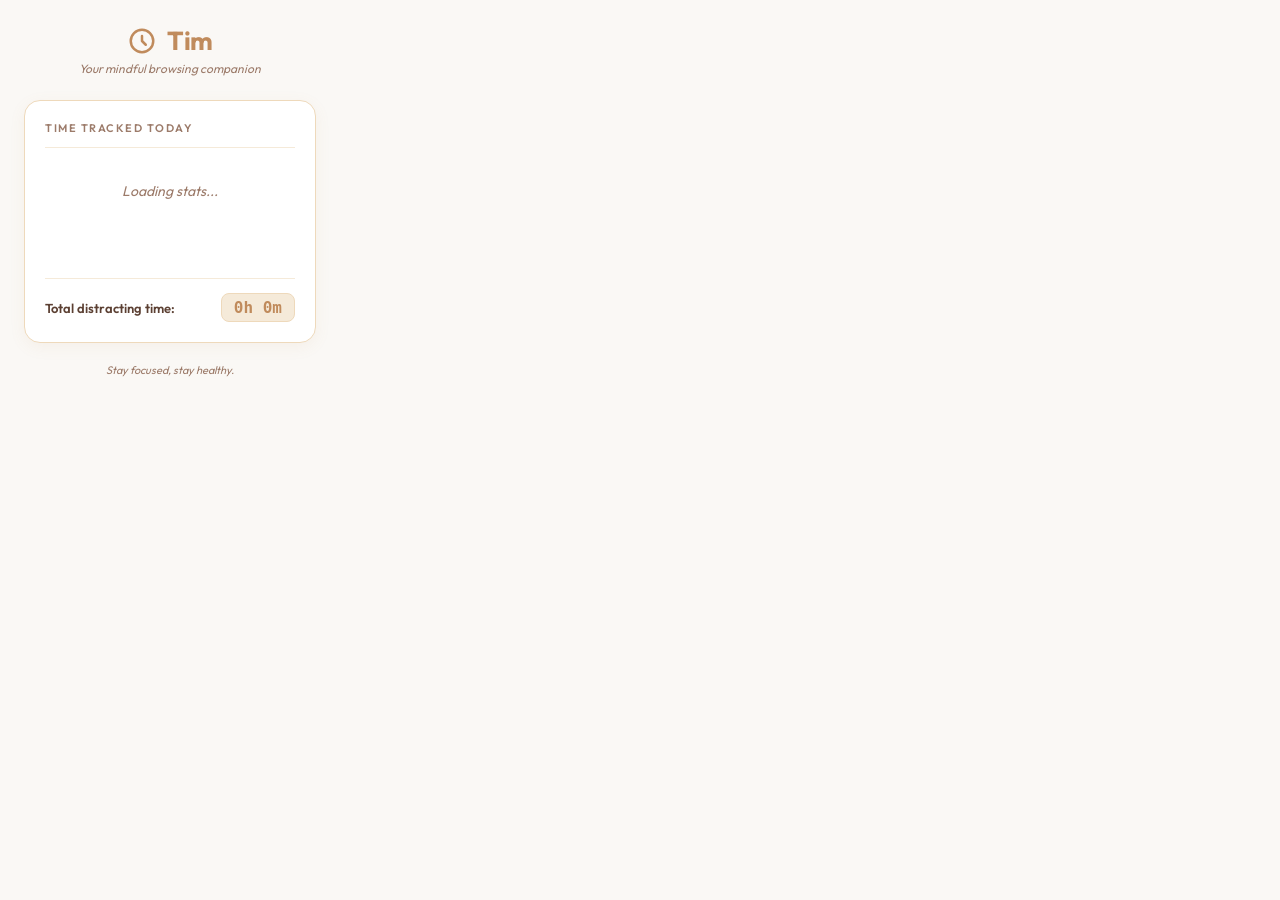
<file: Tim_the_time_Extension/popup.html>
<!DOCTYPE html>
<html lang="en">
<head>
  <meta charset="UTF-8">
  <title>Tim - The Time Extension</title>
  <link rel="stylesheet" href="css/popup.css">
</head>
<body>
  <div class="container">
    <header>
      <div class="header-logo">
        <svg fill="none" stroke="currentColor" viewBox="0 0 24 24" xmlns="http://www.w3.org/2000/svg"><path stroke-linecap="round" stroke-linejoin="round" stroke-width="2" d="M12 8v4l3 3m6-3a9 9 0 11-18 0 9 9 0 0118 0z"></path></svg>
        <h1>Tim</h1>
      </div>
      <p class="subtitle">Your mindful browsing companion</p>
    </header>

    <main>
      <div class="stats-card">
        <h2>Time Tracked Today</h2>
        
        <div id="stats-container">
          <!-- Dynamically populated from JS -->
          <div class="loading">Loading stats...</div>
        </div>
        
        <div class="total-summary">
          <span>Total distracting time:</span>
          <span id="total-time">0h 0m</span>
        </div>
      </div>
    </main>

    <footer>
      <p>Stay focused, stay healthy.</p>
    </footer>
  </div>
  <script src="js/popup.js"></script>
</body>
</html>
</file>
<file: landing/style.css>
/* =========================================
   TIM LANDING PAGE — CREAM / SANDAL PALETTE
   Ratio 1 (white bg) : 3 (cream display) : 8 (sandal interactive)
   ========================================= */

@import url('https://fonts.googleapis.com/css2?family=Playfair+Display:wght@600;700;800&family=Inter:wght@300;400;500;600&display=swap');

/* -- DESIGN TOKENS -- */
:root {
  /* 1-part — Background / Base */
  --white:        #FFFFFF;
  --off-white:    #FAF8F5;

  /* 3-part — Display / Content areas */
  --cream-light:  #F5EAD9;
  --cream:        #EED9BB;
  --sandal-light: #E4C99A;

  /* 8-part — Interactive / Buttons / Accent */
  --sandal:       #C08B5C;
  --sandal-dark:  #A0714A;
  --sandal-glow:  rgba(192, 139, 92, 0.25);
  --sandal-glow2: rgba(192, 139, 92, 0.1);

  /* Text */
  --text-dark:    #2D1F0F;
  --text-body:    #5C4033;
  --text-muted:   #9C7B6A;

  /* Misc */
  --radius-sm:    8px;
  --radius-md:    16px;
  --radius-lg:    24px;
  --radius-xl:    32px;
  --shadow-sm:    0 2px 12px rgba(160, 113, 74, 0.1);
  --shadow-md:    0 8px 32px rgba(160, 113, 74, 0.15);
  --shadow-lg:    0 20px 60px rgba(160, 113, 74, 0.2);
}

/* -- RESET & BASE -- */
*, *::before, *::after { box-sizing: border-box; margin: 0; padding: 0; }
html { scroll-behavior: smooth; }

body {
  background-color: var(--off-white);
  color: var(--text-dark);
  font-family: 'Inter', system-ui, sans-serif;
  font-size: 16px;
  line-height: 1.6;
  -webkit-font-smoothing: antialiased;
  overflow-x: hidden;
}

h1, h2, h3 { font-family: 'Playfair Display', Georgia, serif; line-height: 1.2; }

a { text-decoration: none; color: inherit; }

/* -- SHARED -- */
.section-inner {
  max-width: 1100px;
  margin: 0 auto;
  padding: 100px 24px;
}

.section-label {
  display: inline-block;
  background: var(--cream);
  color: var(--sandal-dark);
  font-size: 12px;
  font-weight: 600;
  letter-spacing: 2px;
  text-transform: uppercase;
  padding: 6px 16px;
  border-radius: 100px;
  margin-bottom: 20px;
}

.section-title {
  font-size: clamp(32px, 4vw, 48px);
  color: var(--text-dark);
  margin-bottom: 56px;
  line-height: 1.15;
}

/* -- BUTTONS (8-part accent) -- */
.btn-primary {
  display: inline-flex;
  align-items: center;
  gap: 10px;
  background: var(--sandal);
  color: var(--white);
  padding: 16px 32px;
  border-radius: var(--radius-md);
  font-family: 'Inter', sans-serif;
  font-weight: 600;
  font-size: 16px;
  border: none;
  cursor: pointer;
  box-shadow: 0 4px 20px var(--sandal-glow);
  transition: all 0.25s cubic-bezier(0.16, 1, 0.3, 1);
}

.btn-primary:hover {
  background: var(--sandal-dark);
  transform: translateY(-3px);
  box-shadow: 0 8px 30px rgba(160, 113, 74, 0.4);
}

.btn-primary:active {
  transform: translateY(0);
}

.btn-full { width: 100%; justify-content: center; }

.btn-secondary {
  display: inline-flex;
  align-items: center;
  gap: 8px;
  color: var(--sandal-dark);
  font-weight: 500;
  font-size: 16px;
  padding: 16px 20px;
  border-radius: var(--radius-md);
  border: 2px solid var(--cream);
  transition: all 0.25s ease;
}

.btn-secondary:hover {
  background: var(--cream-light);
  border-color: var(--sandal-light);
  transform: translateY(-2px);
}

/* ============================================================
   NAVBAR
   ============================================================ */
.navbar {
  position: fixed;
  top: 0;
  left: 0;
  right: 0;
  z-index: 999;
  padding: 0 24px;
  background: rgba(250, 248, 245, 0.85);
  backdrop-filter: blur(16px);
  border-bottom: 1px solid var(--cream);
  transition: box-shadow 0.3s ease;
}

.navbar.scrolled {
  box-shadow: var(--shadow-sm);
}

.nav-inner {
  max-width: 1100px;
  margin: 0 auto;
  height: 68px;
  display: flex;
  align-items: center;
  justify-content: space-between;
  gap: 32px;
}

.nav-logo {
  display: flex;
  align-items: center;
  gap: 10px;
  font-family: 'Playfair Display', serif;
  font-size: 22px;
  font-weight: 700;
  color: var(--sandal);
}

.nav-logo svg { color: var(--sandal); }

.nav-links {
  display: flex;
  gap: 32px;
  list-style: none;
}

.nav-links a {
  font-size: 15px;
  font-weight: 500;
  color: var(--text-body);
  transition: color 0.2s ease;
}

.nav-links a:hover { color: var(--sandal); }

.btn-nav {
  background: var(--sandal);
  color: var(--white);
  padding: 10px 22px;
  border-radius: var(--radius-sm);
  font-size: 14px;
  font-weight: 600;
  transition: all 0.2s ease;
  white-space: nowrap;
}

.btn-nav:hover {
  background: var(--sandal-dark);
  transform: translateY(-1px);
  box-shadow: 0 4px 12px var(--sandal-glow);
}

/* ============================================================
   HERO
   ============================================================ */
.hero {
  min-height: 100vh;
  display: grid;
  grid-template-columns: 1fr 1fr;
  align-items: center;
  gap: 64px;
  max-width: 1100px;
  margin: 0 auto;
  padding: 120px 24px 80px;
}

.hero-badge {
  display: inline-block;
  background: var(--cream);
  color: var(--sandal-dark);
  font-size: 13px;
  font-weight: 500;
  padding: 6px 14px;
  border-radius: 100px;
  margin-bottom: 24px;
  border: 1px solid var(--sandal-light);
}

.hero-title {
  font-size: clamp(42px, 5.5vw, 70px);
  color: var(--text-dark);
  margin-bottom: 24px;
  letter-spacing: -1px;
}

.accent-text {
  color: var(--sandal);
  position: relative;
}

.accent-text::after {
  content: '';
  position: absolute;
  bottom: 4px;
  left: 0;
  right: 0;
  height: 4px;
  background: var(--sandal-light);
  border-radius: 2px;
  transform: scaleX(0);
  transform-origin: left;
  animation: underlineReveal 0.8s 0.6s cubic-bezier(0.16, 1, 0.3, 1) forwards;
}

@keyframes underlineReveal {
  to { transform: scaleX(1); }
}

.hero-subtitle {
  font-size: 18px;
  color: var(--text-body);
  margin-bottom: 40px;
  line-height: 1.7;
  max-width: 520px;
}

.hero-actions {
  display: flex;
  gap: 16px;
  flex-wrap: wrap;
  margin-bottom: 48px;
}

.hero-social-proof {
  display: flex;
  align-items: center;
  gap: 24px;
}

.proof-item {
  display: flex;
  flex-direction: column;
  gap: 2px;
}

.proof-num {
  font-family: 'Playfair Display', serif;
  font-size: 28px;
  font-weight: 700;
  color: var(--sandal);
}

.proof-label {
  font-size: 12px;
  color: var(--text-muted);
  font-weight: 500;
}

.proof-divider {
  width: 1px;
  height: 40px;
  background: var(--cream);
}

/* -- BROWSER MOCKUP -- */
.hero-visual {
  display: flex;
  justify-content: center;
  animation: floatUp 0.9s 0.3s cubic-bezier(0.16, 1, 0.3, 1) both;
}

@keyframes floatUp {
  from { opacity: 0; transform: translateY(40px); }
  to { opacity: 1; transform: translateY(0); }
}

.browser-mockup {
  width: 100%;
  max-width: 460px;
  border-radius: var(--radius-lg);
  background: var(--white);
  box-shadow: var(--shadow-lg), 0 0 0 1px var(--cream);
  overflow: hidden;
}

.mockup-bar {
  display: flex;
  align-items: center;
  gap: 12px;
  padding: 14px 18px;
  background: var(--cream-light);
  border-bottom: 1px solid var(--cream);
}

.mockup-dots {
  display: flex;
  gap: 6px;
}

.mockup-dots span {
  width: 12px;
  height: 12px;
  border-radius: 50%;
  background: var(--sandal-light);
}

.mockup-url {
  flex: 1;
  background: var(--white);
  border-radius: 6px;
  padding: 6px 12px;
  font-size: 12px;
  color: var(--text-muted);
  border: 1px solid var(--cream);
}

.mockup-screen {
  position: relative;
  height: 280px;
  overflow: hidden;
}

.mockup-content {
  padding: 24px;
  display: flex;
  flex-direction: column;
  gap: 12px;
  filter: blur(1.5px);
  opacity: 0.4;
}

.mkc-bar {
  height: 12px;
  background: var(--cream);
  border-radius: 6px;
}

.w80 { width: 80%; }
.w70 { width: 70%; }
.w50 { width: 50%; }
.w40 { width: 40%; }

.mkc-thumb {
  height: 80px;
  background: var(--cream-light);
  border-radius: 8px;
  margin: 4px 0;
  width: 100%;
}

.mockup-overlay {
  position: absolute;
  inset: 0;
  background: rgba(249, 242, 233, 0.75);
  backdrop-filter: blur(6px);
  display: flex;
  align-items: center;
  justify-content: center;
  padding: 16px;
}

.mockup-overlay-card {
  background: var(--white);
  border-radius: var(--radius-md);
  padding: 24px;
  text-align: center;
  box-shadow: var(--shadow-md);
  border: 1px solid var(--cream);
  max-width: 320px;
}

.mockup-overlay-title {
  font-family: 'Playfair Display', serif;
  font-size: 18px;
  font-weight: 700;
  color: var(--text-dark);
  margin-bottom: 10px;
}

.mockup-overlay-msg {
  font-size: 14px;
  color: var(--text-body);
  margin-bottom: 18px;
  line-height: 1.5;
}

.mockup-overlay-btn {
  background: var(--sandal);
  color: var(--white);
  border: none;
  padding: 10px 20px;
  border-radius: 10px;
  font-size: 14px;
  font-weight: 600;
  cursor: pointer;
  width: 100%;
  font-family: 'Inter', sans-serif;
  transition: background 0.2s ease;
}

.mockup-overlay-btn:hover { background: var(--sandal-dark); }

/* ============================================================
   FEATURES
   ============================================================ */
.features {
  background: var(--white);
  border-top: 1px solid var(--cream);
  border-bottom: 1px solid var(--cream);
}

.features-grid {
  display: grid;
  grid-template-columns: repeat(3, 1fr);
  gap: 24px;
}

.feature-card {
  background: var(--off-white);
  border: 1px solid var(--cream);
  border-radius: var(--radius-md);
  padding: 28px;
  transition: all 0.3s cubic-bezier(0.16, 1, 0.3, 1);
}

.feature-card:hover {
  transform: translateY(-6px);
  box-shadow: var(--shadow-md);
  border-color: var(--sandal-light);
  background: var(--white);
}

.feature-icon {
  font-size: 32px;
  margin-bottom: 16px;
}

.feature-card h3 {
  font-size: 18px;
  margin-bottom: 10px;
  color: var(--text-dark);
}

.feature-card p {
  font-size: 14px;
  color: var(--text-body);
  line-height: 1.65;
}

/* ============================================================
   HOW IT WORKS
   ============================================================ */
.how-it-works {
  background: var(--cream-light);
}

.steps-container {
  display: flex;
  align-items: flex-start;
  gap: 0;
}

.step {
  flex: 1;
  background: var(--white);
  border-radius: var(--radius-md);
  padding: 32px 28px;
  border: 1px solid var(--cream);
  transition: all 0.3s ease;
}

.step:hover {
  box-shadow: var(--shadow-md);
  transform: translateY(-4px);
}

.step-connector {
  width: 48px;
  flex-shrink: 0;
  height: 2px;
  background: linear-gradient(to right, var(--cream), var(--sandal-light), var(--cream));
  margin-top: 60px;
  position: relative;
}

.step-connector::after {
  content: '→';
  position: absolute;
  right: -8px;
  top: -12px;
  color: var(--sandal);
  font-size: 18px;
}

.step-number {
  font-family: 'Playfair Display', serif;
  font-size: 40px;
  font-weight: 800;
  color: var(--sandal-light);
  line-height: 1;
  margin-bottom: 16px;
}

.step-content h3 {
  font-size: 18px;
  margin-bottom: 10px;
  color: var(--text-dark);
}

.step-content p {
  font-size: 14px;
  color: var(--text-body);
  line-height: 1.65;
}

/* ============================================================
   MESSAGE CAROUSEL
   ============================================================ */
.messages-section {
  background: var(--white);
  border-top: 1px solid var(--cream);
}

.messages-ticker {
  background: var(--cream-light);
  border-radius: var(--radius-xl);
  padding: 52px 48px;
  text-align: center;
  border: 1px solid var(--cream);
  margin-bottom: 28px;
  min-height: 180px;
  display: flex;
  flex-direction: column;
  align-items: center;
  justify-content: center;
  gap: 20px;
  transition: opacity 0.3s ease;
}

.msg-icon {
  font-size: 52px;
  line-height: 1;
  display: block;
}

.msg-text {
  font-family: 'Playfair Display', serif;
  font-size: clamp(18px, 2.5vw, 24px);
  color: var(--text-dark);
  font-style: italic;
  line-height: 1.5;
  max-width: 600px;
  margin: 0;
}

.ticker-dots {
  display: flex;
  justify-content: center;
  gap: 8px;
}

.ticker-dot {
  width: 8px;
  height: 8px;
  border-radius: 50%;
  background: var(--cream);
  border: 2px solid var(--sandal-light);
  cursor: pointer;
  transition: all 0.25s ease;
}

.ticker-dot.active {
  background: var(--sandal);
  border-color: var(--sandal);
  width: 24px;
  border-radius: 4px;
}

/* ============================================================
   DOWNLOAD CTA
   ============================================================ */
.download-section {
  background: var(--cream-light);
  border-top: 1px solid var(--cream);
}

.download-inner {
  display: grid;
  grid-template-columns: 1fr 1fr;
  gap: 64px;
  align-items: center;
}

.download-text .section-title { margin-bottom: 20px; }

.download-text p {
  font-size: 16px;
  color: var(--text-body);
  line-height: 1.7;
  margin-bottom: 24px;
}

.download-steps {
  background: var(--white);
  border-radius: var(--radius-sm);
  padding: 16px 20px;
  border: 1px solid var(--cream);
  font-size: 14px;
  color: var(--text-body);
  line-height: 1.65;
}

.download-steps code {
  background: var(--cream);
  color: var(--sandal-dark);
  padding: 2px 6px;
  border-radius: 4px;
  font-size: 13px;
}

.download-card {
  background: var(--white);
  border-radius: var(--radius-xl);
  padding: 3px;
  box-shadow: var(--shadow-lg);
  border: 1px solid var(--cream);
}

.download-card-inner {
  background: var(--off-white);
  border-radius: calc(var(--radius-xl) - 3px);
  padding: 40px;
  text-align: center;
  display: flex;
  flex-direction: column;
  gap: 12px;
  align-items: center;
}

.ext-preview {
  display: flex;
  flex-direction: column;
  align-items: center;
  gap: 8px;
  color: var(--sandal);
  font-family: 'Playfair Display', serif;
  font-size: 20px;
  font-weight: 700;
  margin-bottom: 8px;
}

.ext-preview svg { color: var(--sandal); }

.download-card-inner h3 {
  font-size: 22px;
  color: var(--text-dark);
}

.download-card-inner > p {
  font-size: 13px;
  color: var(--text-muted);
  margin-bottom: 8px;
}

.ext-meta {
  display: flex;
  align-items: center;
  gap: 8px;
  font-size: 13px;
  color: var(--text-muted);
  margin-top: 8px;
}

/* ============================================================
   FOOTER
   ============================================================ */
.footer {
  background: var(--white);
  border-top: 1px solid var(--cream);
  padding: 40px 24px;
  text-align: center;
}

.footer-inner {
  max-width: 1100px;
  margin: 0 auto;
  display: flex;
  flex-direction: column;
  align-items: center;
  gap: 12px;
}

.footer-logo {
  display: flex;
  align-items: center;
  gap: 8px;
  font-family: 'Playfair Display', serif;
  font-size: 20px;
  font-weight: 700;
  color: var(--sandal);
}

.footer-tagline {
  font-size: 14px;
  color: var(--text-muted);
  font-style: italic;
}

.footer-copy {
  font-size: 13px;
  color: var(--text-muted);
}

/* ============================================================
   SCROLL ANIMATIONS
   ============================================================ */
.reveal {
  opacity: 0;
  transform: translateY(32px);
  transition: opacity 0.7s ease, transform 0.7s cubic-bezier(0.16, 1, 0.3, 1);
}

.reveal.visible {
  opacity: 1;
  transform: translateY(0);
}

/* ============================================================
   RESPONSIVE
   ============================================================ */
@media (max-width: 900px) {
  .hero {
    grid-template-columns: 1fr;
    padding-top: 100px;
    text-align: center;
  }
  .hero-actions { justify-content: center; }
  .hero-social-proof { justify-content: center; }
  .hero-visual { display: none; }
  .features-grid { grid-template-columns: 1fr 1fr; }
  .steps-container { flex-direction: column; }
  .step-connector { display: none; }
  .download-inner { grid-template-columns: 1fr; }
}

@media (max-width: 600px) {
  .features-grid { grid-template-columns: 1fr; }
  .nav-links { display: none; }
  .btn-nav { display: none; }
}

/* ============================================================
   INSTALL GUIDE SECTION
   ============================================================ */

.install-subtitle {
  font-size: 17px;
  color: var(--text-body);
  line-height: 1.7;
  max-width: 680px;
  margin-bottom: 48px;
}

/* Big CTA download button */
.install-cta {
  text-align: center;
  margin-bottom: 72px;
}

.btn-xl {
  font-size: 18px;
  padding: 20px 40px;
  border-radius: var(--radius-lg);
  box-shadow: 0 6px 30px var(--sandal-glow);
  gap: 14px;
}

.btn-xl:hover {
  transform: translateY(-4px);
  box-shadow: 0 12px 40px rgba(160, 113, 74, 0.45);
}

.install-cta-note {
  margin-top: 14px;
  font-size: 13px;
  color: var(--text-muted);
}

/* Steps list */
.install-steps {
  max-width: 760px;
  margin: 0 auto 64px;
}

.install-step {
  display: flex;
  gap: 28px;
  align-items: flex-start;
  background: var(--white);
  border: 1px solid var(--cream);
  border-radius: var(--radius-md);
  padding: 28px 32px;
  transition: box-shadow 0.25s ease, transform 0.25s ease;
}

.install-step:hover {
  box-shadow: var(--shadow-md);
  transform: translateX(4px);
}

.install-step--success {
  border-color: var(--sandal-light);
  background: var(--cream-light);
}

/* Step number bubble */
.install-step-num {
  flex-shrink: 0;
  width: 44px;
  height: 44px;
  border-radius: 50%;
  background: var(--sandal);
  color: var(--white);
  font-family: 'Playfair Display', serif;
  font-size: 20px;
  font-weight: 700;
  display: flex;
  align-items: center;
  justify-content: center;
  box-shadow: 0 4px 12px var(--sandal-glow);
  margin-top: 2px;
}

.install-step-num--done {
  background: #5a9e72;
  box-shadow: 0 4px 12px rgba(90, 158, 114, 0.3);
}

.install-step-body { flex: 1; }

.install-step-body h3 {
  font-size: 18px;
  color: var(--text-dark);
  margin-bottom: 8px;
}

.install-step-body p {
  font-size: 15px;
  color: var(--text-body);
  line-height: 1.65;
  margin-bottom: 14px;
}

.install-step-body p:last-child { margin-bottom: 0; }

/* Connector line between steps */
.install-step-line {
  width: 2px;
  height: 24px;
  background: linear-gradient(to bottom, var(--cream), var(--sandal-light));
  margin: 0 auto;
  position: relative;
  left: 50px; /* align with step number center */
}

/* Command/path display */
.install-code {
  display: inline-block;
  background: var(--cream-light);
  border: 1px solid var(--cream);
  border-radius: var(--radius-sm);
  padding: 8px 16px;
  font-family: monospace;
  font-size: 14px;
  color: var(--sandal-dark);
  margin-top: 4px;
}

/* Code block with label */
.install-code-block {
  display: flex;
  align-items: center;
  gap: 12px;
  background: var(--cream-light);
  border: 1px solid var(--cream);
  border-radius: var(--radius-sm);
  padding: 10px 16px;
  margin-top: 10px;
}

.code-label {
  font-size: 11px;
  font-weight: 600;
  text-transform: uppercase;
  letter-spacing: 1px;
  color: var(--text-muted);
  white-space: nowrap;
  min-width: 110px;
}

.install-code-block code {
  font-family: monospace;
  font-size: 14px;
  color: var(--sandal-dark);
  font-weight: 600;
}

/* Tip/info callout */
.install-tip {
  background: var(--cream-light);
  border-left: 3px solid var(--sandal);
  border-radius: 0 var(--radius-sm) var(--radius-sm) 0;
  padding: 12px 16px;
  font-size: 14px;
  color: var(--text-body);
  line-height: 1.6;
  margin-top: 12px;
}

/* Trust badge row */
.trust-badges {
  display: grid;
  grid-template-columns: repeat(4, 1fr);
  gap: 16px;
  margin-top: 8px;
}

.trust-badge {
  background: var(--white);
  border: 1px solid var(--cream);
  border-radius: var(--radius-md);
  padding: 16px 20px;
  font-size: 14px;
  font-weight: 500;
  color: var(--text-body);
  text-align: center;
  line-height: 1.5;
  transition: all 0.2s ease;
}

.trust-badge:hover {
  background: var(--cream-light);
  border-color: var(--sandal-light);
  transform: translateY(-2px);
  box-shadow: var(--shadow-sm);
}

/* Responsive install section */
@media (max-width: 900px) {
  .trust-badges { grid-template-columns: 1fr 1fr; }
  .install-step { padding: 20px; }
}

@media (max-width: 600px) {
  .trust-badges { grid-template-columns: 1fr; }
  .install-step-line { left: 34px; }
  .btn-xl { font-size: 16px; padding: 16px 28px; }
}
</file>
<file: Tim_the_time_Extension/landing/style.css>
/* =========================================
   TIM LANDING PAGE — CREAM / SANDAL PALETTE
   Ratio 1 (white bg) : 3 (cream display) : 8 (sandal interactive)
   ========================================= */

@import url('https://fonts.googleapis.com/css2?family=Playfair+Display:wght@600;700;800&family=Inter:wght@300;400;500;600&display=swap');

/* -- DESIGN TOKENS -- */
:root {
  /* 1-part — Background / Base */
  --white:        #FFFFFF;
  --off-white:    #FAF8F5;

  /* 3-part — Display / Content areas */
  --cream-light:  #F5EAD9;
  --cream:        #EED9BB;
  --sandal-light: #E4C99A;

  /* 8-part — Interactive / Buttons / Accent */
  --sandal:       #C08B5C;
  --sandal-dark:  #A0714A;
  --sandal-glow:  rgba(192, 139, 92, 0.25);
  --sandal-glow2: rgba(192, 139, 92, 0.1);

  /* Text */
  --text-dark:    #2D1F0F;
  --text-body:    #5C4033;
  --text-muted:   #9C7B6A;

  /* Misc */
  --radius-sm:    8px;
  --radius-md:    16px;
  --radius-lg:    24px;
  --radius-xl:    32px;
  --shadow-sm:    0 2px 12px rgba(160, 113, 74, 0.1);
  --shadow-md:    0 8px 32px rgba(160, 113, 74, 0.15);
  --shadow-lg:    0 20px 60px rgba(160, 113, 74, 0.2);
}

/* -- RESET & BASE -- */
*, *::before, *::after { box-sizing: border-box; margin: 0; padding: 0; }
html { scroll-behavior: smooth; }

body {
  background-color: var(--off-white);
  color: var(--text-dark);
  font-family: 'Inter', system-ui, sans-serif;
  font-size: 16px;
  line-height: 1.6;
  -webkit-font-smoothing: antialiased;
  overflow-x: hidden;
}

h1, h2, h3 { font-family: 'Playfair Display', Georgia, serif; line-height: 1.2; }

a { text-decoration: none; color: inherit; }

/* -- SHARED -- */
.section-inner {
  max-width: 1100px;
  margin: 0 auto;
  padding: 100px 24px;
}

.section-label {
  display: inline-block;
  background: var(--cream);
  color: var(--sandal-dark);
  font-size: 12px;
  font-weight: 600;
  letter-spacing: 2px;
  text-transform: uppercase;
  padding: 6px 16px;
  border-radius: 100px;
  margin-bottom: 20px;
}

.section-title {
  font-size: clamp(32px, 4vw, 48px);
  color: var(--text-dark);
  margin-bottom: 56px;
  line-height: 1.15;
}

/* -- BUTTONS (8-part accent) -- */
.btn-primary {
  display: inline-flex;
  align-items: center;
  gap: 10px;
  background: var(--sandal);
  color: var(--white);
  padding: 16px 32px;
  border-radius: var(--radius-md);
  font-family: 'Inter', sans-serif;
  font-weight: 600;
  font-size: 16px;
  border: none;
  cursor: pointer;
  box-shadow: 0 4px 20px var(--sandal-glow);
  transition: all 0.25s cubic-bezier(0.16, 1, 0.3, 1);
}

.btn-primary:hover {
  background: var(--sandal-dark);
  transform: translateY(-3px);
  box-shadow: 0 8px 30px rgba(160, 113, 74, 0.4);
}

.btn-primary:active {
  transform: translateY(0);
}

.btn-full { width: 100%; justify-content: center; }

.btn-secondary {
  display: inline-flex;
  align-items: center;
  gap: 8px;
  color: var(--sandal-dark);
  font-weight: 500;
  font-size: 16px;
  padding: 16px 20px;
  border-radius: var(--radius-md);
  border: 2px solid var(--cream);
  transition: all 0.25s ease;
}

.btn-secondary:hover {
  background: var(--cream-light);
  border-color: var(--sandal-light);
  transform: translateY(-2px);
}

/* ============================================================
   NAVBAR
   ============================================================ */
.navbar {
  position: fixed;
  top: 0;
  left: 0;
  right: 0;
  z-index: 999;
  padding: 0 24px;
  background: rgba(250, 248, 245, 0.85);
  backdrop-filter: blur(16px);
  border-bottom: 1px solid var(--cream);
  transition: box-shadow 0.3s ease;
}

.navbar.scrolled {
  box-shadow: var(--shadow-sm);
}

.nav-inner {
  max-width: 1100px;
  margin: 0 auto;
  height: 68px;
  display: flex;
  align-items: center;
  justify-content: space-between;
  gap: 32px;
}

.nav-logo {
  display: flex;
  align-items: center;
  gap: 10px;
  font-family: 'Playfair Display', serif;
  font-size: 22px;
  font-weight: 700;
  color: var(--sandal);
}

.nav-logo svg { color: var(--sandal); }

.nav-links {
  display: flex;
  gap: 32px;
  list-style: none;
}

.nav-links a {
  font-size: 15px;
  font-weight: 500;
  color: var(--text-body);
  transition: color 0.2s ease;
}

.nav-links a:hover { color: var(--sandal); }

.btn-nav {
  background: var(--sandal);
  color: var(--white);
  padding: 10px 22px;
  border-radius: var(--radius-sm);
  font-size: 14px;
  font-weight: 600;
  transition: all 0.2s ease;
  white-space: nowrap;
}

.btn-nav:hover {
  background: var(--sandal-dark);
  transform: translateY(-1px);
  box-shadow: 0 4px 12px var(--sandal-glow);
}

/* ============================================================
   HERO
   ============================================================ */
.hero {
  min-height: 100vh;
  display: grid;
  grid-template-columns: 1fr 1fr;
  align-items: center;
  gap: 64px;
  max-width: 1100px;
  margin: 0 auto;
  padding: 120px 24px 80px;
}

.hero-badge {
  display: inline-block;
  background: var(--cream);
  color: var(--sandal-dark);
  font-size: 13px;
  font-weight: 500;
  padding: 6px 14px;
  border-radius: 100px;
  margin-bottom: 24px;
  border: 1px solid var(--sandal-light);
}

.hero-title {
  font-size: clamp(42px, 5.5vw, 70px);
  color: var(--text-dark);
  margin-bottom: 24px;
  letter-spacing: -1px;
}

.accent-text {
  color: var(--sandal);
  position: relative;
}

.accent-text::after {
  content: '';
  position: absolute;
  bottom: 4px;
  left: 0;
  right: 0;
  height: 4px;
  background: var(--sandal-light);
  border-radius: 2px;
  transform: scaleX(0);
  transform-origin: left;
  animation: underlineReveal 0.8s 0.6s cubic-bezier(0.16, 1, 0.3, 1) forwards;
}

@keyframes underlineReveal {
  to { transform: scaleX(1); }
}

.hero-subtitle {
  font-size: 18px;
  color: var(--text-body);
  margin-bottom: 40px;
  line-height: 1.7;
  max-width: 520px;
}

.hero-actions {
  display: flex;
  gap: 16px;
  flex-wrap: wrap;
  margin-bottom: 48px;
}

.hero-social-proof {
  display: flex;
  align-items: center;
  gap: 24px;
}

.proof-item {
  display: flex;
  flex-direction: column;
  gap: 2px;
}

.proof-num {
  font-family: 'Playfair Display', serif;
  font-size: 28px;
  font-weight: 700;
  color: var(--sandal);
}

.proof-label {
  font-size: 12px;
  color: var(--text-muted);
  font-weight: 500;
}

.proof-divider {
  width: 1px;
  height: 40px;
  background: var(--cream);
}

/* -- BROWSER MOCKUP -- */
.hero-visual {
  display: flex;
  justify-content: center;
  animation: floatUp 0.9s 0.3s cubic-bezier(0.16, 1, 0.3, 1) both;
}

@keyframes floatUp {
  from { opacity: 0; transform: translateY(40px); }
  to { opacity: 1; transform: translateY(0); }
}

.browser-mockup {
  width: 100%;
  max-width: 460px;
  border-radius: var(--radius-lg);
  background: var(--white);
  box-shadow: var(--shadow-lg), 0 0 0 1px var(--cream);
  overflow: hidden;
}

.mockup-bar {
  display: flex;
  align-items: center;
  gap: 12px;
  padding: 14px 18px;
  background: var(--cream-light);
  border-bottom: 1px solid var(--cream);
}

.mockup-dots {
  display: flex;
  gap: 6px;
}

.mockup-dots span {
  width: 12px;
  height: 12px;
  border-radius: 50%;
  background: var(--sandal-light);
}

.mockup-url {
  flex: 1;
  background: var(--white);
  border-radius: 6px;
  padding: 6px 12px;
  font-size: 12px;
  color: var(--text-muted);
  border: 1px solid var(--cream);
}

.mockup-screen {
  position: relative;
  height: 280px;
  overflow: hidden;
}

.mockup-content {
  padding: 24px;
  display: flex;
  flex-direction: column;
  gap: 12px;
  filter: blur(1.5px);
  opacity: 0.4;
}

.mkc-bar {
  height: 12px;
  background: var(--cream);
  border-radius: 6px;
}

.w80 { width: 80%; }
.w70 { width: 70%; }
.w50 { width: 50%; }
.w40 { width: 40%; }

.mkc-thumb {
  height: 80px;
  background: var(--cream-light);
  border-radius: 8px;
  margin: 4px 0;
  width: 100%;
}

.mockup-overlay {
  position: absolute;
  inset: 0;
  background: rgba(249, 242, 233, 0.75);
  backdrop-filter: blur(6px);
  display: flex;
  align-items: center;
  justify-content: center;
  padding: 16px;
}

.mockup-overlay-card {
  background: var(--white);
  border-radius: var(--radius-md);
  padding: 24px;
  text-align: center;
  box-shadow: var(--shadow-md);
  border: 1px solid var(--cream);
  max-width: 320px;
}

.mockup-overlay-title {
  font-family: 'Playfair Display', serif;
  font-size: 18px;
  font-weight: 700;
  color: var(--text-dark);
  margin-bottom: 10px;
}

.mockup-overlay-msg {
  font-size: 14px;
  color: var(--text-body);
  margin-bottom: 18px;
  line-height: 1.5;
}

.mockup-overlay-btn {
  background: var(--sandal);
  color: var(--white);
  border: none;
  padding: 10px 20px;
  border-radius: 10px;
  font-size: 14px;
  font-weight: 600;
  cursor: pointer;
  width: 100%;
  font-family: 'Inter', sans-serif;
  transition: background 0.2s ease;
}

.mockup-overlay-btn:hover { background: var(--sandal-dark); }

/* ============================================================
   FEATURES
   ============================================================ */
.features {
  background: var(--white);
  border-top: 1px solid var(--cream);
  border-bottom: 1px solid var(--cream);
}

.features-grid {
  display: grid;
  grid-template-columns: repeat(3, 1fr);
  gap: 24px;
}

.feature-card {
  background: var(--off-white);
  border: 1px solid var(--cream);
  border-radius: var(--radius-md);
  padding: 28px;
  transition: all 0.3s cubic-bezier(0.16, 1, 0.3, 1);
}

.feature-card:hover {
  transform: translateY(-6px);
  box-shadow: var(--shadow-md);
  border-color: var(--sandal-light);
  background: var(--white);
}

.feature-icon {
  font-size: 32px;
  margin-bottom: 16px;
}

.feature-card h3 {
  font-size: 18px;
  margin-bottom: 10px;
  color: var(--text-dark);
}

.feature-card p {
  font-size: 14px;
  color: var(--text-body);
  line-height: 1.65;
}

/* ============================================================
   HOW IT WORKS
   ============================================================ */
.how-it-works {
  background: var(--cream-light);
}

.steps-container {
  display: flex;
  align-items: flex-start;
  gap: 0;
}

.step {
  flex: 1;
  background: var(--white);
  border-radius: var(--radius-md);
  padding: 32px 28px;
  border: 1px solid var(--cream);
  transition: all 0.3s ease;
}

.step:hover {
  box-shadow: var(--shadow-md);
  transform: translateY(-4px);
}

.step-connector {
  width: 48px;
  flex-shrink: 0;
  height: 2px;
  background: linear-gradient(to right, var(--cream), var(--sandal-light), var(--cream));
  margin-top: 60px;
  position: relative;
}

.step-connector::after {
  content: '→';
  position: absolute;
  right: -8px;
  top: -12px;
  color: var(--sandal);
  font-size: 18px;
}

.step-number {
  font-family: 'Playfair Display', serif;
  font-size: 40px;
  font-weight: 800;
  color: var(--sandal-light);
  line-height: 1;
  margin-bottom: 16px;
}

.step-content h3 {
  font-size: 18px;
  margin-bottom: 10px;
  color: var(--text-dark);
}

.step-content p {
  font-size: 14px;
  color: var(--text-body);
  line-height: 1.65;
}

/* ============================================================
   MESSAGE CAROUSEL
   ============================================================ */
.messages-section {
  background: var(--white);
  border-top: 1px solid var(--cream);
}

.messages-ticker {
  background: var(--cream-light);
  border-radius: var(--radius-xl);
  padding: 52px 48px;
  text-align: center;
  border: 1px solid var(--cream);
  margin-bottom: 28px;
  min-height: 180px;
  display: flex;
  flex-direction: column;
  align-items: center;
  justify-content: center;
  gap: 20px;
  transition: opacity 0.3s ease;
}

.msg-icon {
  font-size: 52px;
  line-height: 1;
  display: block;
}

.msg-text {
  font-family: 'Playfair Display', serif;
  font-size: clamp(18px, 2.5vw, 24px);
  color: var(--text-dark);
  font-style: italic;
  line-height: 1.5;
  max-width: 600px;
  margin: 0;
}

.ticker-dots {
  display: flex;
  justify-content: center;
  gap: 8px;
}

.ticker-dot {
  width: 8px;
  height: 8px;
  border-radius: 50%;
  background: var(--cream);
  border: 2px solid var(--sandal-light);
  cursor: pointer;
  transition: all 0.25s ease;
}

.ticker-dot.active {
  background: var(--sandal);
  border-color: var(--sandal);
  width: 24px;
  border-radius: 4px;
}

/* ============================================================
   DOWNLOAD CTA
   ============================================================ */
.download-section {
  background: var(--cream-light);
  border-top: 1px solid var(--cream);
}

.download-inner {
  display: grid;
  grid-template-columns: 1fr 1fr;
  gap: 64px;
  align-items: center;
}

.download-text .section-title { margin-bottom: 20px; }

.download-text p {
  font-size: 16px;
  color: var(--text-body);
  line-height: 1.7;
  margin-bottom: 24px;
}

.download-steps {
  background: var(--white);
  border-radius: var(--radius-sm);
  padding: 16px 20px;
  border: 1px solid var(--cream);
  font-size: 14px;
  color: var(--text-body);
  line-height: 1.65;
}

.download-steps code {
  background: var(--cream);
  color: var(--sandal-dark);
  padding: 2px 6px;
  border-radius: 4px;
  font-size: 13px;
}

.download-card {
  background: var(--white);
  border-radius: var(--radius-xl);
  padding: 3px;
  box-shadow: var(--shadow-lg);
  border: 1px solid var(--cream);
}

.download-card-inner {
  background: var(--off-white);
  border-radius: calc(var(--radius-xl) - 3px);
  padding: 40px;
  text-align: center;
  display: flex;
  flex-direction: column;
  gap: 12px;
  align-items: center;
}

.ext-preview {
  display: flex;
  flex-direction: column;
  align-items: center;
  gap: 8px;
  color: var(--sandal);
  font-family: 'Playfair Display', serif;
  font-size: 20px;
  font-weight: 700;
  margin-bottom: 8px;
}

.ext-preview svg { color: var(--sandal); }

.download-card-inner h3 {
  font-size: 22px;
  color: var(--text-dark);
}

.download-card-inner > p {
  font-size: 13px;
  color: var(--text-muted);
  margin-bottom: 8px;
}

.ext-meta {
  display: flex;
  align-items: center;
  gap: 8px;
  font-size: 13px;
  color: var(--text-muted);
  margin-top: 8px;
}

/* ============================================================
   FOOTER
   ============================================================ */
.footer {
  background: var(--white);
  border-top: 1px solid var(--cream);
  padding: 40px 24px;
  text-align: center;
}

.footer-inner {
  max-width: 1100px;
  margin: 0 auto;
  display: flex;
  flex-direction: column;
  align-items: center;
  gap: 12px;
}

.footer-logo {
  display: flex;
  align-items: center;
  gap: 8px;
  font-family: 'Playfair Display', serif;
  font-size: 20px;
  font-weight: 700;
  color: var(--sandal);
}

.footer-tagline {
  font-size: 14px;
  color: var(--text-muted);
  font-style: italic;
}

.footer-copy {
  font-size: 13px;
  color: var(--text-muted);
}

/* ============================================================
   SCROLL ANIMATIONS
   ============================================================ */
.reveal {
  opacity: 0;
  transform: translateY(32px);
  transition: opacity 0.7s ease, transform 0.7s cubic-bezier(0.16, 1, 0.3, 1);
}

.reveal.visible {
  opacity: 1;
  transform: translateY(0);
}

/* ============================================================
   RESPONSIVE
   ============================================================ */
@media (max-width: 900px) {
  .hero {
    grid-template-columns: 1fr;
    padding-top: 100px;
    text-align: center;
  }
  .hero-actions { justify-content: center; }
  .hero-social-proof { justify-content: center; }
  .hero-visual { display: none; }
  .features-grid { grid-template-columns: 1fr 1fr; }
  .steps-container { flex-direction: column; }
  .step-connector { display: none; }
  .download-inner { grid-template-columns: 1fr; }
}

@media (max-width: 600px) {
  .features-grid { grid-template-columns: 1fr; }
  .nav-links { display: none; }
  .btn-nav { display: none; }
}

/* ============================================================
   INSTALL GUIDE SECTION
   ============================================================ */

.install-subtitle {
  font-size: 17px;
  color: var(--text-body);
  line-height: 1.7;
  max-width: 680px;
  margin-bottom: 48px;
}

/* Big CTA download button */
.install-cta {
  text-align: center;
  margin-bottom: 72px;
}

.btn-xl {
  font-size: 18px;
  padding: 20px 40px;
  border-radius: var(--radius-lg);
  box-shadow: 0 6px 30px var(--sandal-glow);
  gap: 14px;
}

.btn-xl:hover {
  transform: translateY(-4px);
  box-shadow: 0 12px 40px rgba(160, 113, 74, 0.45);
}

.install-cta-note {
  margin-top: 14px;
  font-size: 13px;
  color: var(--text-muted);
}

/* Steps list */
.install-steps {
  max-width: 760px;
  margin: 0 auto 64px;
}

.install-step {
  display: flex;
  gap: 28px;
  align-items: flex-start;
  background: var(--white);
  border: 1px solid var(--cream);
  border-radius: var(--radius-md);
  padding: 28px 32px;
  transition: box-shadow 0.25s ease, transform 0.25s ease;
}

.install-step:hover {
  box-shadow: var(--shadow-md);
  transform: translateX(4px);
}

.install-step--success {
  border-color: var(--sandal-light);
  background: var(--cream-light);
}

/* Step number bubble */
.install-step-num {
  flex-shrink: 0;
  width: 44px;
  height: 44px;
  border-radius: 50%;
  background: var(--sandal);
  color: var(--white);
  font-family: 'Playfair Display', serif;
  font-size: 20px;
  font-weight: 700;
  display: flex;
  align-items: center;
  justify-content: center;
  box-shadow: 0 4px 12px var(--sandal-glow);
  margin-top: 2px;
}

.install-step-num--done {
  background: #5a9e72;
  box-shadow: 0 4px 12px rgba(90, 158, 114, 0.3);
}

.install-step-body { flex: 1; }

.install-step-body h3 {
  font-size: 18px;
  color: var(--text-dark);
  margin-bottom: 8px;
}

.install-step-body p {
  font-size: 15px;
  color: var(--text-body);
  line-height: 1.65;
  margin-bottom: 14px;
}

.install-step-body p:last-child { margin-bottom: 0; }

/* Connector line between steps */
.install-step-line {
  width: 2px;
  height: 24px;
  background: linear-gradient(to bottom, var(--cream), var(--sandal-light));
  margin: 0 auto;
  position: relative;
  left: 50px; /* align with step number center */
}

/* Command/path display */
.install-code {
  display: inline-block;
  background: var(--cream-light);
  border: 1px solid var(--cream);
  border-radius: var(--radius-sm);
  padding: 8px 16px;
  font-family: monospace;
  font-size: 14px;
  color: var(--sandal-dark);
  margin-top: 4px;
}

/* Code block with label */
.install-code-block {
  display: flex;
  align-items: center;
  gap: 12px;
  background: var(--cream-light);
  border: 1px solid var(--cream);
  border-radius: var(--radius-sm);
  padding: 10px 16px;
  margin-top: 10px;
}

.code-label {
  font-size: 11px;
  font-weight: 600;
  text-transform: uppercase;
  letter-spacing: 1px;
  color: var(--text-muted);
  white-space: nowrap;
  min-width: 110px;
}

.install-code-block code {
  font-family: monospace;
  font-size: 14px;
  color: var(--sandal-dark);
  font-weight: 600;
}

/* Tip/info callout */
.install-tip {
  background: var(--cream-light);
  border-left: 3px solid var(--sandal);
  border-radius: 0 var(--radius-sm) var(--radius-sm) 0;
  padding: 12px 16px;
  font-size: 14px;
  color: var(--text-body);
  line-height: 1.6;
  margin-top: 12px;
}

/* Trust badge row */
.trust-badges {
  display: grid;
  grid-template-columns: repeat(4, 1fr);
  gap: 16px;
  margin-top: 8px;
}

.trust-badge {
  background: var(--white);
  border: 1px solid var(--cream);
  border-radius: var(--radius-md);
  padding: 16px 20px;
  font-size: 14px;
  font-weight: 500;
  color: var(--text-body);
  text-align: center;
  line-height: 1.5;
  transition: all 0.2s ease;
}

.trust-badge:hover {
  background: var(--cream-light);
  border-color: var(--sandal-light);
  transform: translateY(-2px);
  box-shadow: var(--shadow-sm);
}

/* Responsive install section */
@media (max-width: 900px) {
  .trust-badges { grid-template-columns: 1fr 1fr; }
  .install-step { padding: 20px; }
}

@media (max-width: 600px) {
  .trust-badges { grid-template-columns: 1fr; }
  .install-step-line { left: 34px; }
  .btn-xl { font-size: 16px; padding: 16px 28px; }
}
</file>
<file: Tim_the_time_Extension/css/popup.css>
/* =========================================
   TIM POPUP — WARM CREAM / SANDAL PALETTE
   Same 1:3:8 palette as the landing page
   ========================================= */

@import url('https://fonts.googleapis.com/css2?family=Outfit:wght@300;400;600;700&display=swap');

:root {
  --white:         #FFFFFF;
  --off-white:     #FAF8F5;
  --cream-light:   #F5EAD9;
  --cream:         #EED9BB;
  --sandal-light:  #E4C99A;
  --sandal:        #C08B5C;
  --sandal-dark:   #A0714A;
  --sandal-glow:   rgba(192, 139, 92, 0.3);
  --text-dark:     #2D1F0F;
  --text-body:     #5C4033;
  --text-muted:    #9C7B6A;
}

body {
  margin: 0;
  padding: 0;
  font-family: 'Outfit', sans-serif;
  background-color: var(--off-white);
  color: var(--text-dark);
  width: 340px;
  min-height: 400px;
  overflow-x: hidden;
}

/* -- CONTAINER -- */
.container {
  padding: 24px;
}

/* -- HEADER (display, 3-part cream) -- */
header {
  text-align: center;
  margin-bottom: 24px;
  animation: fadeInDown 0.5s ease;
}

.header-logo {
  display: flex;
  align-items: center;
  justify-content: center;
  gap: 10px;
}

.header-logo svg {
  width: 30px;
  height: 30px;
  color: var(--sandal);
}

header h1 {
  margin: 0;
  font-size: 26px;
  font-weight: 700;
  color: var(--sandal);
  font-family: 'Outfit', sans-serif;
  letter-spacing: -0.5px;
}

.subtitle {
  margin: 4px 0 0;
  font-size: 12px;
  color: var(--text-muted);
  font-style: italic;
}

/* -- STATS CARD (display, 3-part cream) -- */
.stats-card {
  background: var(--white);
  border-radius: 16px;
  padding: 20px;
  border: 1px solid var(--cream);
  box-shadow: 0 4px 16px rgba(192, 139, 92, 0.08);
  animation: slideUpFade 0.5s 0.1s ease both;
}

.stats-card h2 {
  margin: 0 0 14px;
  font-size: 11px;
  text-transform: uppercase;
  letter-spacing: 1.5px;
  color: var(--text-muted);
  font-family: 'Outfit', sans-serif;
  font-weight: 600;
  border-bottom: 1px solid var(--cream-light);
  padding-bottom: 12px;
}

#stats-container {
  min-height: 100px;
  display: flex;
  flex-direction: column;
  gap: 10px;
  margin-bottom: 16px;
}

.stat-row {
  display: flex;
  justify-content: space-between;
  align-items: center;
  padding: 10px 14px;
  background: var(--cream-light);
  border-radius: 10px;
  border: 1px solid var(--cream);
  transition: all 0.2s ease;
}

.stat-row:hover {
  background: var(--cream);
  transform: scale(1.02);
}

.domain-name {
  font-weight: 600;
  color: var(--text-dark);
  display: flex;
  align-items: center;
  gap: 8px;
  font-size: 14px;
  text-transform: capitalize;
}

.domain-name img {
  width: 16px;
  height: 16px;
  border-radius: 4px;
}

/* -- TIME VALUE (interactive, 8-part sandal) -- */
.time-spent {
  font-family: monospace;
  font-size: 15px;
  color: var(--sandal);
  font-weight: 700;
  background: var(--white);
  padding: 3px 10px;
  border-radius: 6px;
  border: 1px solid var(--cream);
}

.total-summary {
  display: flex;
  justify-content: space-between;
  align-items: center;
  padding-top: 14px;
  border-top: 1px solid var(--cream-light);
  font-size: 13px;
  font-weight: 600;
  color: var(--text-body);
}

/* -- TOTAL TIME (interactive, 8-part sandal) -- */
#total-time {
  font-size: 16px;
  font-family: monospace;
  font-weight: 700;
  color: var(--sandal);
  background: var(--cream-light);
  padding: 4px 12px;
  border-radius: 8px;
  border: 1px solid var(--cream);
}

/* -- FOOTER -- */
footer {
  text-align: center;
  margin-top: 20px;
  font-size: 11px;
  color: var(--text-muted);
  font-style: italic;
}

/* -- LOADING -- */
.loading {
  text-align: center;
  color: var(--text-muted);
  font-size: 14px;
  font-style: italic;
  padding: 20px 0;
}

/* -- ANIMATIONS -- */
@keyframes fadeInDown {
  from { opacity: 0; transform: translateY(-12px); }
  to { opacity: 1; transform: translateY(0); }
}

@keyframes slideUpFade {
  from { opacity: 0; transform: translateY(16px); }
  to { opacity: 1; transform: translateY(0); }
}
</file>
